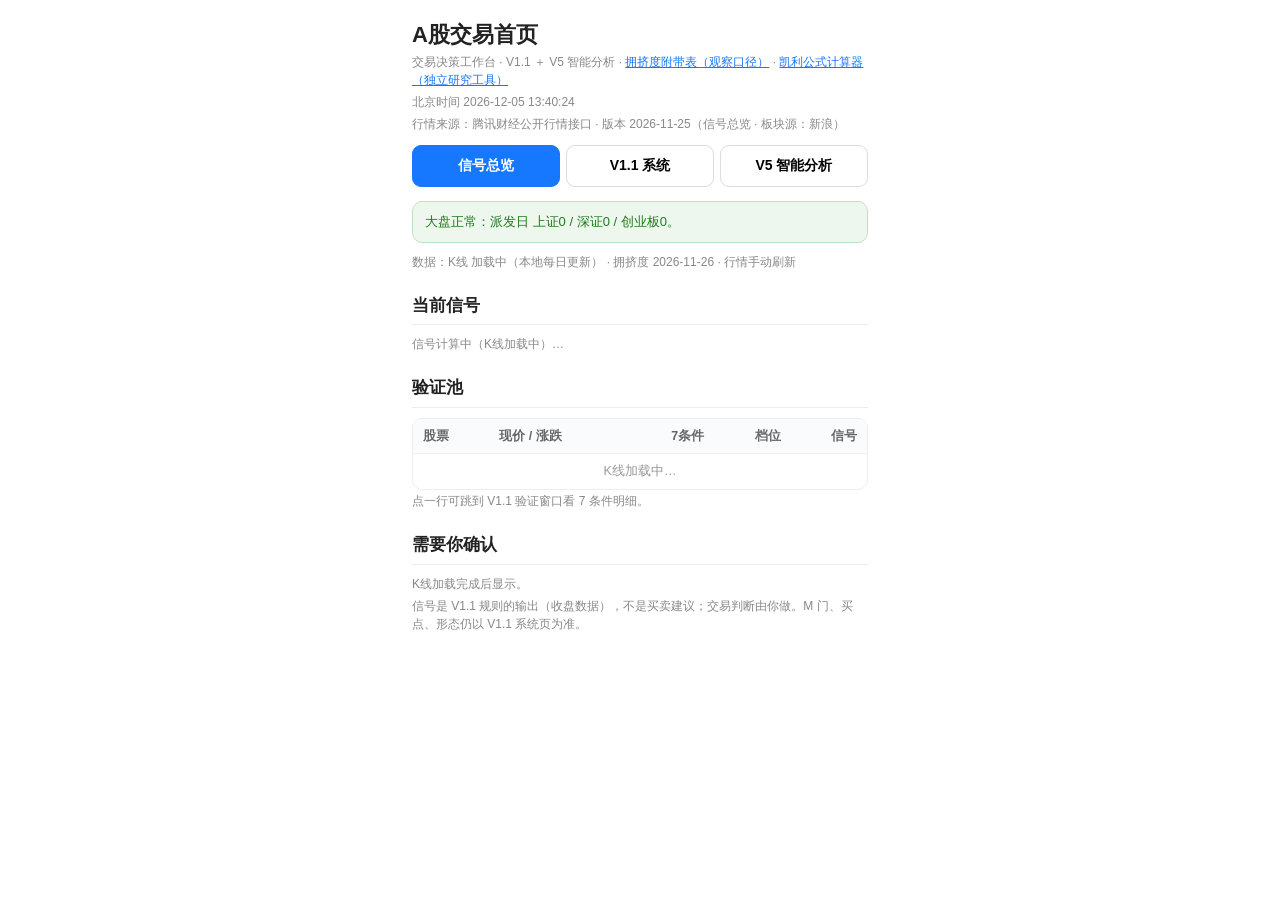
<file: index.html>
<!DOCTYPE html>
<html lang="zh-CN">
<head>
<meta charset="UTF-8">
<meta name="viewport" content="width=device-width, initial-scale=1.0, viewport-fit=cover">
<title>A股交易首页</title>
<link rel="manifest" href="manifest-app.json?v=20261104c">
<meta name="theme-color" content="#d32f2f">
<style>
  *{box-sizing:border-box;-webkit-tap-highlight-color:transparent}
  body{margin:0;background:#fff;color:#222;font-family:-apple-system,BlinkMacSystemFont,"PingFang SC","Hiragino Sans GB","Microsoft YaHei",sans-serif;font-size:14px;line-height:1.5}
  .wrap{max-width:480px;margin:0 auto;padding:12px 12px 48px}
  h1{font-size:22px;margin:6px 0 2px}
  h2{font-size:17px;margin:22px 0 10px;padding-bottom:6px;border-bottom:1px solid #eee}
  .caption{font-size:12px;color:#888;margin:2px 0 4px}
  .card{background:#f7f8fa;border-radius:12px;padding:10px 12px;margin-bottom:8px}
  .grid2{display:grid;grid-template-columns:1fr 1fr;gap:8px}
  .grid3{display:grid;grid-template-columns:1fr 1fr 1fr;gap:8px}
  .idx-name{font-size:13px;color:#555}
  .idx-price{font-size:20px;font-weight:700;margin:2px 0}
  .idx-pct{font-size:13px;font-weight:600}
  .up{color:#e04545}.down{color:#1a9e54}.flat{color:#999}
  .banner{border-radius:10px;padding:10px 12px;margin:10px 0;font-size:13px}
  .banner.attack{background:#eef7ee;border:1px solid #bfe3bf;color:#1e7a1e}
  .banner.careful{background:#fff8e8;border:1px solid #f0dcae;color:#8a6d1a}
  .banner.defend{background:#fdeaea;border:1px solid #f3b8b8;color:#b02a2a}
  button{font-size:15px}
  .btn{display:block;width:100%;min-height:44px;border:none;border-radius:11px;background:#1677ff;color:#fff;font-weight:600;cursor:pointer}
  .btn:disabled{background:#9cc0f5}
  .btn-ghost{background:#f0f2f5;color:#333}
  .table-wrap{overflow-x:auto;-webkit-overflow-scrolling:touch;border:1px solid #eee;border-radius:10px}
  table{border-collapse:collapse;width:100%;font-size:12.5px;white-space:nowrap}
  th,td{padding:8px 10px;text-align:right;border-bottom:1px solid #f0f0f0}
  th:first-child,td:first-child,th:nth-child(2),td:nth-child(2){text-align:left}
  th{background:#fafbfc;color:#666;font-weight:600;position:sticky;top:0}
  tr:last-child td{border-bottom:none}
  .field{margin-bottom:10px}
  .field label{display:block;font-size:13px;color:#555;margin-bottom:4px}
  .field input,.field select{width:100%;min-height:42px;border:1px solid #ddd;border-radius:9px;padding:8px 10px;font-size:15px;background:#fff}
  .seg{display:flex;gap:6px}
  .seg button{flex:1;min-height:42px;border:1px solid #ddd;border-radius:9px;background:#fff;font-size:14px;cursor:pointer}
  .seg button.on{background:#1677ff;border-color:#1677ff;color:#fff;font-weight:600}
  .mode-row{display:flex;gap:6px}
  .mode-row button{flex:1;min-height:42px;border:1px solid #ddd;border-radius:9px;background:#fff;font-size:14px;cursor:pointer}
  .mode-row button.on-attack{background:#1e7a1e;border-color:#1e7a1e;color:#fff;font-weight:600}
  .mode-row button.on-careful{background:#c8961a;border-color:#c8961a;color:#fff;font-weight:600}
  .mode-row button.on-defend{background:#b02a2a;border-color:#b02a2a;color:#fff;font-weight:600}
  .err{background:#fdeaea;border:1px solid #f3b8b8;color:#b02a2a;border-radius:10px;padding:10px 12px;font-size:13px;margin:10px 0;display:none}
  .metrics{display:grid;grid-template-columns:1fr 1fr 1fr;gap:8px;margin-top:10px}
  .metric{background:#f7f8fa;border-radius:10px;padding:10px 8px;text-align:center}
  .metric .k{font-size:12px;color:#777}
  .metric .v{font-size:17px;font-weight:700;margin-top:2px}
  ul.discipline{margin:6px 0;padding-left:20px;font-size:13.5px}
  ul.discipline li{margin-bottom:6px}
  .custom-row{display:flex;align-items:center;justify-content:space-between;gap:8px;padding:9px 4px;border-bottom:1px solid #f0f0f0;font-size:13.5px}
  .custom-row:last-child{border-bottom:none}
  .del{border:1px solid #f3b8b8;background:#fff;color:#b02a2a;border-radius:8px;min-height:34px;padding:4px 12px;font-size:13px;cursor:pointer}
  .note{font-size:12px;color:#999;margin-top:8px}
  details{margin-top:10px;border:1px solid #eee;border-radius:10px;padding:10px 12px}
  summary{font-size:14px;font-weight:600;cursor:pointer}
  /* V1.1 新增样式 */
  .badge{font-size:12px;padding:3px 10px;border-radius:9px;font-weight:700;white-space:nowrap}
  .badge.a{background:#eef7ee;color:#1e7a1e;border:1px solid #bfe3bf}
  .badge.b{background:#fff8e8;color:#8a6d1a;border:1px solid #f0dcae}
  .badge.c{background:#f4f6f8;color:#888;border:1px solid #e2e6ea}
  /* 信号总览 */
  .sig-row{display:flex;gap:8px;align-items:flex-start;padding:9px 2px;border-bottom:1px solid #f0f0f0;font-size:14px;line-height:1.5}
  .sig-row:last-child{border-bottom:none}
  .sig-dot{flex:none;width:8px;height:8px;border-radius:50%;margin-top:7px}
  .sig-dot.g{background:#1e7a1e}.sig-dot.a{background:#d99a00}.sig-dot.r{background:#b02a2a}.sig-dot.n{background:#bbb}
  .sig-tag{flex:none;font-size:11px;padding:2px 7px;border-radius:8px;background:#f4f6f8;color:#666;border:1px solid #e2e6ea;white-space:nowrap}
  .sig-new{flex:none;font-size:11px;padding:2px 7px;border-radius:8px;background:#fdeaea;color:#b02a2a;border:1px solid #f3b8b8;font-weight:700}
  .sig-pill{display:inline-block;font-size:11px;padding:2px 8px;border-radius:9px;border:1px solid #e2e6ea;background:#f4f6f8;color:#555;white-space:nowrap;margin:1px 2px 1px 0}
  .sig-pill.g{background:#eef7ee;color:#1e7a1e;border-color:#bfe3bf}
  .sig-pill.a{background:#fff8e8;color:#8a6d1a;border-color:#f0dcae}
  .sig-pill.r{background:#fdeaea;color:#b02a2a;border-color:#f3b8b8}
  .sig-poolrow{cursor:pointer}
  .chk{display:flex;gap:10px;align-items:flex-start;padding:9px 2px;border-bottom:1px solid #f5f5f5;font-size:13px}
  .chk:last-child{border-bottom:none}
  .chk input{width:22px;height:22px;margin:1px 0 0;flex:none}
  .pool-head{display:flex;justify-content:space-between;align-items:center;gap:8px}
  .pool-name{font-size:15px;font-weight:700}
  .pool-code{font-size:12px;color:#888}
  .pool-quote{font-size:12.5px;color:#555;margin-top:4px}
  .limits{background:#f7f8fa;border-radius:10px;padding:10px 12px;font-size:12.5px;color:#555;margin-top:10px}
  .limits div{margin-bottom:4px}
  .trade{border:1px solid #eee;border-radius:12px;padding:10px 12px;margin-bottom:8px;font-size:13px}
  .trade .t-head{display:flex;justify-content:space-between;align-items:center;gap:8px;margin-bottom:6px}
  .trade .t-note{font-size:12px;color:#888;margin-top:6px}
  .switch-row{display:flex;align-items:center;gap:10px;padding:9px 2px;font-size:13.5px}
  .switch-row input{width:22px;height:22px}
/* ---------- V5 智能分析 ---------- */
.v5tag{display:inline-block;font-size:11px;background:#eef2ff;color:#3b5bdb;border:1px solid #c9d6ff;border-radius:6px;padding:1px 7px;margin-left:6px;vertical-align:2px}
#tabBar{margin:12px 0 4px}
#tabBar button{font-weight:600}
.v5h3{font-size:15px;margin:16px 0 8px}
.v5kv{display:flex;justify-content:space-between;font-size:13px;padding:5px 0;border-bottom:1px solid #f0f0f0}
.v5kv .k{color:#666}
.v5kv .v{font-weight:600}
.progress{height:8px;background:#eef0f3;border-radius:6px;overflow:hidden;margin:10px 0}
.progress>div{height:100%;width:0;background:#1677ff;border-radius:6px;transition:width .2s}
canvas.v5chart{width:100%;height:150px;border:1px solid #eee;border-radius:10px;margin-top:8px}
textarea.v5ta{width:100%;min-height:70px;border:1px solid #ddd;border-radius:9px;padding:8px 10px;font-size:15px}
.v5grid2{display:grid;grid-template-columns:1fr 1fr;gap:8px}
.v5warn{background:#fff8e8;border:1px solid #f0dcae;color:#8a6d1a;border-radius:10px;padding:10px 12px;margin:10px 0;font-size:13px}
.v5kv .ok{color:#1e7a1e}
.v5kv .no{color:#b02a2a}
.v5kv .na{color:#999}

</style>
</head>
<body>
<!-- V1.1 -->
<div class="wrap">

  <h1>A股交易首页</h1>
  <div class="caption">交易决策工作台 · V1.1 ＋ V5 智能分析 · <a href="crowding.html" style="color:#1677ff">拥挤度附带表（观察口径）</a> · <a href="kelly.html" style="color:#1677ff">凯利公式计算器（独立研究工具）</a></div>
  <div class="caption" id="bjTime"></div>
  <div class="caption">行情来源：腾讯财经公开行情接口 · 版本 2026-11-25（信号总览 · 板块源：新浪）</div>
  <div class="seg" id="tabBar">
    <button data-tab="sig" class="on">信号总览</button>
    <button data-tab="v11">V1.1 系统</button>
    <button data-tab="v5">V5 智能分析</button>
  </div>
  <div id="tabSig">
    <div class="banner careful" id="sigMkt" style="margin-top:14px">大盘状态加载中…</div>
    <div class="caption" id="sigDataLine">数据加载中…</div>
    <h2>当前信号</h2>
    <div id="sigFeed"><div class="caption">信号计算中…</div></div>
    <h2>验证池</h2>
    <div class="table-wrap"><table>
      <thead><tr><th>股票</th><th>现价 / 涨跌</th><th>7条件</th><th>档位</th><th>信号</th></tr></thead>
      <tbody id="sigPoolBody"><tr><td colspan="5" style="text-align:center;color:#999">加载中…</td></tr></tbody>
    </table></div>
    <div class="caption">点一行可跳到 V1.1 验证窗口看 7 条件明细。</div>
    <h2>需要你确认</h2>
    <div id="sigTodo"><div class="caption">加载中…</div></div>
    <div class="caption">信号是 V1.1 规则的输出（收盘数据），不是买卖建议；交易判断由你做。M 门、买点、形态仍以 V1.1 系统页为准。</div>
  </div>
  <div id="tabV11" style="display:none">

  <div class="err" id="quoteError"></div>

  <div class="field" style="margin-top:14px">
    <button class="btn" id="refreshBtn">刷新行情</button>
    <div class="caption" style="margin-top:6px">行情刷新为手动触发，避免频繁请求</div>
    <div class="caption" id="quoteTime">行情更新时间：尚未成功获取（手动刷新）</div>
  </div>

  <h2>大盘指数</h2>
  <div class="grid2" id="indexGrid"></div>

  <h2>M 门状态</h2>
  <div class="banner attack" id="mgateBanner"></div>
  <div class="grid3">
    <div class="field"><label>上证派发日</label><input id="mg0" type="number" min="0" max="10" step="1" inputmode="numeric"></div>
    <div class="field"><label>深证派发日</label><input id="mg1" type="number" min="0" max="10" step="1" inputmode="numeric"></div>
    <div class="field"><label>创业板派发日</label><input id="mg2" type="number" min="0" max="10" step="1" inputmode="numeric"></div>
  </div>
  <label class="switch-row"><input type="checkbox" id="mgFollow"> 跟进日已确认</label>
  <button class="btn btn-ghost" id="mgAutoBtn" style="margin-top:8px">自动计算派发日（上证 / 深证 / 创业板近 25 日）</button>
  <div class="caption">自动按"放量（量高于前日）下跌超 0.2%"计数，结果仍可手动修改；跟进日需人工确认。</div>
  <div class="caption">派发日 = 指数放量（量高于前日）下跌超 0.2%，近 4–5 周计数。任一指数 ≥3 即走弱，停新仓。</div>

  <div class="banner careful" id="modeBanner"></div>

  <div class="field">
    <label>市场状态（人工判断）</label>
    <div class="mode-row" id="modeRow">
      <button data-m="进攻">进攻</button>
      <button data-m="谨慎">谨慎</button>
      <button data-m="防守">防守</button>
    </div>
  </div>

  <h2>验证窗口（V1.1）</h2>
  <div class="field"><label>股票代码（6位）</label><input id="vwCode" inputmode="numeric" maxlength="6" placeholder="例如：688017"></div>
  <div class="field"><label>买点（元，形态上沿，人工标定）</label><input id="vwBuy" inputmode="decimal" placeholder="例如 62.50"></div>
  <button class="btn btn-ghost" id="vwBtn">验证</button>
  <div class="caption" id="klineStatus">K 线：未加载</div>
  <button class="btn btn-ghost" id="klineRetryBtn" style="margin-top:6px">重拉 K 线数据</button>
  <div class="card" id="vwCard" style="display:none;margin-top:10px">
    <div class="pool-head"><div><span class="pool-name" id="vwName">—</span> <span class="pool-code" id="vwCodeShow">—</span></div>
    <span class="badge c" id="vwBadge">C 档·无信号</span></div>
    <div class="pool-quote" id="vwQuote">现价 — · 涨跌幅 —</div>
    <div id="vwRows" style="margin-top:8px"></div>
    <label class="chk"><input type="checkbox" id="vwShape"><span>5、形态收紧（底部 ≥7–8 周）— 人工确认</span></label>
    <div class="caption">买点与形态需人工确认；其余 6 项自动计算（K 线：8 只验证池来自本地每日更新，其他股票走新浪实时接口前复权口径，仅供参考，正式信号以收盘后扫描为准）。放量取规则 40%–50% 区间下限（量比 ≥1.4x）。基本面引用 2026-11-04 正式核查结论，不在核查名单内的按"未核查"处理、不发 A 档。若期间有除权除息，买点请按前复权因子手动调整。</div>
  </div>
  <div class="caption">基本面未正式核查的一律按 B 档处理，不发 A 档。本页为规则核对，不是买卖建议，不预测价格。</div>
  <div class="caption">每日 16:16 扫描仍覆盖原 8 只验证池股票（系统扫描范围不变）：拓普集团 601689、恒立液压 601100、浙江荣泰 603119、绿的谐波 688017、瑞芯微 603893、乐鑫科技 688018、晶晨股份 688099、芯原股份 688521。</div>

  <h2>重点观察股</h2>
  <div class="caption">预置机器人、AI硬件、半导体设备及光模块观察池；可在下方增删代码。</div>
  <div class="table-wrap">
    <table>
      <thead><tr><th>股票</th><th>代码</th><th>现价</th><th>涨跌幅%</th><th>今高</th><th>今低</th><th>成交额(万元)</th></tr></thead>
      <tbody id="watchBody"></tbody>
    </table>
  </div>

  <details>
    <summary>添加自选股票</summary>
    <div class="field" style="margin-top:10px"><label>名称</label><input id="customName" placeholder="例如：贵州茅台"></div>
    <div class="field"><label>代码（6位）</label><input id="customCode" inputmode="numeric" placeholder="例如：600519"></div>
    <button class="btn btn-ghost" id="addCustomBtn">添加到自选列表</button>
    <div class="caption">自选保存在本机浏览器（localStorage），换设备需重新添加。</div>
    <div id="customList" style="margin-top:8px"></div>
    <div class="table-wrap" id="customTableWrap" style="margin-top:8px;display:none">
      <table>
        <thead><tr><th>股票</th><th>代码</th><th>现价</th><th>涨跌幅%</th><th>成交额(万元)</th></tr></thead>
        <tbody id="customBody"></tbody>
      </table>
    </div>
  </details>

  <h2>仓位计算（V1.1）</h2>
  <div class="field"><label>验证仓权益（元）</label><input id="veq" type="number" min="1000" value="100000" step="10000"></div>
  <div class="field"><label>单笔风险预算</label>
    <div class="seg" id="v11RiskSeg">
      <button data-r="1.0" class="on">1.0%</button>
      <button data-r="1.25">1.25%</button>
      <button data-r="1.5">1.5%</button>
    </div>
  </div>
  <div class="field"><label>计划买入价</label><input id="vbuy" type="number" min="0.01" value="100" step="0.1"></div>
  <div class="field"><label>止损价（默认买入价下方 7.5%，可改）</label><input id="vsl" type="number" min="0.01" value="92.5" step="0.1"></div>
  <div class="field"><label>每手股数</label><input id="vlot" type="number" min="1" value="100" step="100"></div>
  <div class="err" id="posError2" style="display:none"></div>
  <div class="metrics" id="posMetrics2" style="display:none">
    <div class="metric"><div class="k">风险金额</div><div class="v" id="mRisk2"></div></div>
    <div class="metric"><div class="k">建议股数</div><div class="v" id="mShares2"></div></div>
    <div class="metric"><div class="k">仓位占比</div><div class="v" id="mPos2"></div></div>
  </div>
  <div id="posWarn2" style="margin-top:8px"></div>
  <div class="limits">
    <div>单只 ≤ 30% 验证仓</div>
    <div>总持仓 ≤ 70% 验证仓</div>
    <div>同行业 / 同主题 ≤ 40%（60 日相关 &gt;0.8 按一只算）</div>
  </div>

  <h2>20 笔验证记账</h2>
  <div class="banner careful" id="tradeSummary">已平仓 0/20</div>
  <div class="err" id="hardStopWarn" style="display:none">触及硬暂停线：连续 5 笔止损，停新仓复盘。</div>
  <div class="banner defend" id="hardPauseBanner" style="display:none;margin-top:8px">硬暂停线已触发（手动标记），停新仓复盘。</div>
  <label class="chk"><input type="checkbox" id="hardPauseManual"><span>手动标记硬暂停（验证仓回撤 20% / 止损无法执行且单笔浮亏超 5% / 连续违反同一规则 3 次）</span></label>
  <div class="field"><label>日期</label><input id="trDate" type="date"></div>
  <div class="field"><label>股票</label><select id="trStock"></select></div>
  <div class="field" id="trManualWrap" style="display:none"><label>手动输入股票（名称）</label><input id="trStockManual" placeholder="例如：贵州茅台 600519"></div>
  <div class="grid2">
    <div class="field"><label>买入价</label><input id="trBuy" type="number" min="0.01" step="0.01" inputmode="decimal"></div>
    <div class="field"><label>股数</label><input id="trShares" type="number" min="1" step="1" inputmode="numeric"></div>
    <div class="field"><label>买点</label><input id="trBuyPoint" type="number" min="0.01" step="0.01" inputmode="decimal"></div>
    <div class="field"><label>止损价</label><input id="trStop" type="number" min="0.01" step="0.01" inputmode="decimal"></div>
  </div>
  <div class="field"><label>卖出价（空 = 持仓中）</label><input id="trSell" type="number" min="0.01" step="0.01" inputmode="decimal"></div>
  <div class="field"><label>备注（如下单理由 / override 标注）</label><input id="trNote" placeholder="否决后 override 交易等"></div>
  <button class="btn btn-ghost" id="addTradeBtn">记入一笔</button>
  <div id="tradeList" style="margin-top:10px"></div>

  <h2>今日执行纪律</h2>
  <ul class="discipline">
    <li><b>市场弱、板块弱：不交易或降风险。</b></li>
    <li>只做强行业中的领先股，不买跟风补涨。</li>
    <li>突破需量价确认；价格离买点太远不追。</li>
    <li>先确定止损，再计算仓位；亏损不摊平。</li>
    <li>行情是快照，不代表信号；最终下单前核验券商行情。</li>
    <li><b>V1.1：基本面未正式核查的，一律按 B 档处理，不发 A 档。</b></li>
    <li><b>V1.1：验证期内不改任何阈值、档位与规则（包括以"贝叶斯更新"之名）。</b></li>
    <li><b>V1.1：否决后仍要交易，须在记账中单独标注 override。</b></li>
  </ul>

  <div class="caption" style="margin-top:18px">V1.1 · 公开行情接口 · 行情可能延迟/不可用 · 不自动交易 · 不给买卖建议</div>
</div>
  <div id="tabV5" style="display:none">
<h2>V5 智能分析<span class="v5tag">研究参考</span></h2>
<div class="v5warn">这是 ChatGPT V5 通用分析原型的手机版，仅作研究参考。<b>它不是 V1.1 系统</b>：技术评分、"进入候选"等结论文字不是买卖信号；V1.1 的 7 条件人工核对、M 门、A 档基本面门槛不变。财务由东方财富数据中心自动拉取最新报告期数据填充（可手动修改）；扣非同比不在该接口内，V1.1 正式核查仍以巨潮公告为准。市场环境为均线口径，非 V1.1 M 门（派发日计数）。</div>

<div class="seg" id="v5ModeSeg">
  <button data-v5m="single" class="on">单只股票</button>
  <button data-v5m="sector">板块筛选</button>
  <button data-v5m="compare">多股比较</button>
</div>

<!-- 单只股票 -->
<div id="v5mSingle">
  <div class="field" style="margin-top:10px"><label>股票代码（6 位）</label><input id="v5Code" inputmode="numeric" maxlength="6" value="603893"></div>
  <button class="btn" id="v5AnalyzeBtn">开始智能分析</button>
  <div class="err" id="v5Err" style="display:none"></div>
  <div id="v5SingleOut" style="display:none">
    <div class="v5h3" id="v5Title"></div>
    <div class="caption" id="v5Cap"></div>
    <div class="metrics">
      <div class="metric"><div class="k">最新价</div><div class="v" id="v5Price">—</div></div>
      <div class="metric"><div class="k">涨跌幅</div><div class="v" id="v5Pct">—</div></div>
      <div class="metric"><div class="k">市场环境</div><div class="v" id="v5Mkt">—</div></div>
      <div class="metric"><div class="k">技术评分</div><div class="v" id="v5Score">—</div></div>
    </div>
    <div class="v5h3">1｜财务增长（自动拉取最新报告期，可手动修改）</div>
    <div class="v5grid2">
      <div class="field"><label>营收同比 %</label><input id="v5fRev" type="number" step="0.01" inputmode="decimal" placeholder="如 25.5"></div>
      <div class="field"><label>净利润同比 %（归母）</label><input id="v5fProf" type="number" step="0.01" inputmode="decimal" placeholder="如 30.2"></div>
      <div class="field"><label>ROE %</label><input id="v5fRoe" type="number" step="0.01" inputmode="decimal"></div>
      <div class="field"><label>EPS（元）</label><input id="v5fEps" type="number" step="0.001" inputmode="decimal"></div>
      <div class="field"><label>每股经营现金流（元）</label><input id="v5fOcf" type="number" step="0.01" inputmode="decimal"></div>
    </div>
    <div class="caption">财务可用性 <span id="v5FinAvail">0</span>/5；缺失不计分、不当零。N（新产品/催化）、I（机构持仓变化）需结合公告人工核验。</div>
    <div class="caption" id="v5FinSrc"></div>
    <div class="caption" id="v5CaLine" style="display:none"></div>
    <div class="v5h3">2｜趋势与突破</div>
    <div class="metrics">
      <div class="metric"><div class="k">MA20</div><div class="v" id="v5ma20">—</div></div>
      <div class="metric"><div class="k">MA50</div><div class="v" id="v5ma50">—</div></div>
      <div class="metric"><div class="k">MA200</div><div class="v" id="v5ma200">—</div></div>
      <div class="metric"><div class="k">50 日量比</div><div class="v" id="v5volr">—</div></div>
    </div>
    <div id="v5TechKv" style="margin-top:8px"></div>
    <canvas class="v5chart" id="v5Chart"></canvas>
    <div class="v5h3">3｜交易计划与风险（参考）</div>
    <div class="field"><label>账户资金（元）</label><input id="v5Cap2" type="number" min="1000" value="100000" step="10000"></div>
    <div class="field"><label>单笔风险预算</label>
      <div class="seg" id="v5RiskSeg">
        <button data-r="1.0" class="on">1.0%</button><button data-r="1.25">1.25%</button><button data-r="1.5">1.5%</button>
      </div>
    </div>
    <div class="field"><label>目标风险收益比</label>
      <div class="seg" id="v5RrSeg">
        <button data-rr="1.5">1.5</button><button data-rr="2.0" class="on">2.0</button><button data-rr="2.5">2.5</button><button data-rr="3.0">3.0</button>
      </div>
    </div>
    <div class="metrics">
      <div class="metric"><div class="k">参考止损</div><div class="v" id="v5Stop">—</div></div>
      <div class="metric"><div class="k" id="v5TgtK">2.0R 目标</div><div class="v" id="v5Tgt">—</div></div>
      <div class="metric"><div class="k">风险预算</div><div class="v" id="v5RiskCash">—</div></div>
      <div class="metric"><div class="k">风险仓位股数</div><div class="v" id="v5Shares">—</div></div>
    </div>
    <div class="caption">参考价位是规则计算结果，不是买入指令。参考止损取现价×0.925（V1.1 硬止损 7–8%，此处取 7.5%）；20 日最低仅作参考，不决定止损。若止损结构不合理，应放弃交易而非扩大风险。</div>
    <div class="v5h3">4｜系统结论（规则化，非预测）</div>
    <div class="banner careful" id="v5Verdict"></div>
  </div>
</div>

<!-- 板块筛选 -->
<div id="v5mSector" style="display:none">
  <div class="field" style="margin-top:10px"><label>选择概念板块（新浪概念板块）</label><input id="v5BoardFilter" type="text" placeholder="输入关键词筛选，如：机器人、电池、航天" autocomplete="off"><select id="v5Industry" style="margin-top:6px"><option>加载中…</option></select></div>
  <div class="field"><label>扫描数量（按成交额优先，10–60）</label><input id="v5TopN" type="number" value="30" min="10" max="60" inputmode="numeric"></div>
  <button class="btn" id="v5ScanBtn">扫描概念板块强势股</button>
  <div class="progress" id="v5ProgWrap" style="display:none"><div id="v5Prog"></div></div>
  <div class="err" id="v5SectorErr" style="display:none"></div>
  <div class="table-wrap" style="margin-top:8px"><table>
    <thead><tr><th>代码</th><th>名称</th><th>技术评分</th><th>Stage2</th><th>55日突破</th><th>近高位</th><th>50日量比</th><th>60日收益%</th><th>最新价</th></tr></thead>
    <tbody id="v5SectorBody"><tr><td colspan="9" style="text-align:center;color:#999">尚未扫描</td></tr></tbody>
  </table></div>
  <button class="btn btn-ghost" id="v5CsvBtn" style="display:none;margin-top:8px">下载扫描结果 CSV</button>
  <div class="caption">按成交额抽取前 N 只，非全板块全量排名；技术评分 = Stage2 25 + 20日突破 10 + 55日突破 10 + 近250日高点 15 + 60日收益 15 + 120日收益 10 + 50日量比 15，非收益预测；财务/产业链需对候选逐只做单股分析。</div>
</div>

<!-- 多股比较 -->
<div id="v5mCompare" style="display:none">
  <div class="field" style="margin-top:10px"><label>股票代码（逗号 / 换行分隔）</label><textarea class="v5ta" id="v5Codes">603893,688256,300308</textarea></div>
  <button class="btn" id="v5CmpBtn">比较股票</button>
  <div class="err" id="v5CmpErr" style="display:none"></div>
  <div class="table-wrap" style="margin-top:8px"><table>
    <thead><tr><th>代码</th><th>名称</th><th>技术评分</th><th>Stage2</th><th>55日突破</th><th>50日量比</th><th>60日收益%</th><th>最新价</th></tr></thead>
    <tbody id="v5CmpBody"><tr><td colspan="8" style="text-align:center;color:#999">尚未比较</td></tr></tbody>
  </table></div>
  <button class="btn btn-ghost" id="v5CmpCsvBtn" style="display:none;margin-top:8px">下载比较结果 CSV</button>
</div>

<div class="caption" style="margin-top:18px">V5 · 数据源：腾讯 / 新浪 / 东方财富公开接口；财务：东方财富数据中心（最新报告期） · K 线为新浪前复权口径 · 仅研究参考，不构成投资建议，不自动下单</div>

  </div>

<script>
(function(){
"use strict";
var DASH = "—";

/* ---------- 数据：指数与观察池（与 app.py 一致） ---------- */
var INDEXES = [["上证指数","sh000001"],["深证成指","sz399001"],["创业板指","sz399006"],["科创50","sh000688"]];
var DEFAULT_WATCH = [
  ["中际旭创","300308"],["新易盛","300502"],["天孚通信","300394"],
  ["北方华创","002371"],["中微公司","688012"],["拓荆科技","688072"],
  ["瑞芯微","603893"],["全志科技","300458"],["恒玄科技","688608"],
  ["拓普集团","601689"],["三花智控","002050"],["绿的谐波","688017"],
  ["宁德时代","300750"],["阳光电源","300274"],["比亚迪","002594"],
  ["牧原股份","002714"]
];
/* ---------- V1.1：8 只验证池 ---------- */
var V11_POOL = [
  ["拓普集团","601689"],["恒立液压","601100"],["浙江荣泰","603119"],["绿的谐波","688017"],
  ["瑞芯微","603893"],["乐鑫科技","688018"],["晶晨股份","688099"],["芯原股份","688521"]
];
/* CONDS 已替换为 6 自动 + 1 人工核对（见下方验证池 A 档检查） */

/* ---------- market_code（与 app.py 一致） ---------- */
function marketCode(code){
  code = String(code).trim().toLowerCase();
  if(code.indexOf("sh")===0 || code.indexOf("sz")===0 || code.indexOf("bj")===0) return code;
  if(/^[659]/.test(code)) return "sh"+code;
  if(/^[48]/.test(code)) return "bj"+code;
  return "sz"+code;
}

/* ---------- 工具 ---------- */
function $(id){ return document.getElementById(id); }
function fmt2(v){ return v==null ? DASH : v.toFixed(2); }
function fmtPct(v){ return v==null ? DASH : (v>=0?"+":"")+v.toFixed(2)+"%"; }
function fmtInt(v){ return v==null ? DASH : Math.round(v).toLocaleString("en-US"); }
function money(v){ return v==null ? DASH : "¥"+Math.round(v).toLocaleString("en-US"); }
function cls(v){ return v==null ? "flat" : (v>0 ? "up" : (v<0 ? "down" : "flat")); }
function esc(s){ return String(s==null?"":s).replace(/&/g,"&amp;").replace(/</g,"&lt;").replace(/>/g,"&gt;").replace(/"/g,"&quot;"); }
function bjNow(){
  return new Intl.DateTimeFormat("zh-CN",{timeZone:"Asia/Shanghai",year:"numeric",month:"2-digit",day:"2-digit",hour:"2-digit",minute:"2-digit",second:"2-digit",hour12:false}).format(new Date()).replace(/\//g,"-");
}
function bjHM(){
  return new Intl.DateTimeFormat("zh-CN",{timeZone:"Asia/Shanghai",hour:"2-digit",minute:"2-digit",second:"2-digit",hour12:false}).format(new Date());
}
function bjDate(){
  var g = {};
  new Intl.DateTimeFormat("zh-CN",{timeZone:"Asia/Shanghai",year:"numeric",month:"2-digit",day:"2-digit"}).formatToParts(new Date()).forEach(function(x){ g[x.type]=x.value; });
  return g.year+"-"+g.month+"-"+g.day;
}

/* ---------- 行情获取：动态 script 标签（JSONP 方式，绕过 CORS） ---------- */
function fetchQuotes(codes, cb){
  var mapped = codes.map(marketCode);
  var s = document.createElement("script");
  s.charset = "gbk";
  var done = false;
  function finish(err, out){
    if(done) return; done = true;
    clearTimeout(timer);
    if(s.parentNode) s.parentNode.removeChild(s);
    cb(err, out);
  }
  var timer = setTimeout(function(){ finish(new Error("请求超时（12秒），可能是网络或上游接口不可用")); }, 12000);
  s.onload = function(){
    var out = {};
    for(var i=0;i<mapped.length;i++){
      var mc = mapped[i], key = "v_"+mc;
      try{
        var raw = window[key];
        try{ delete window[key]; }catch(e){ window[key] = undefined; }
        if(typeof raw !== "string") continue;
        var f = raw.split("~");
        if(f.length < 33) continue;              /* 与 app.py 一致：字段不足则跳过 */
        var num = function(idx){
          if(idx >= f.length || f[idx]==="" || f[idx]==null) return null;
          var v = parseFloat(f[idx]);
          return isNaN(v) ? null : v;
        };
        out[mc] = {
          name: f[1], code: f[2],
          price: num(3), prev: num(4), open: num(5),
          change: num(31), pct: num(32),
          high: num(33), low: num(34),
          volume: num(36), amount_wan: num(37), turnover: num(38),
          time: f[30] || ""
        };
      }catch(e){ /* 单只解析失败不影响其他 */ }
    }
    finish(null, out);
  };
  s.onerror = function(){ finish(new Error("网络请求失败，可能是网络或上游接口不可用")); };
  s.src = "https://qt.gtimg.cn/q=" + mapped.join(",");
  document.head.appendChild(s);
}

/* ---------- 状态 ---------- */
var quotes = {};
function getQ(code){ return quotes[marketCode(code)] || {}; }

/* ---------- 渲染：指数卡 ---------- */
function renderIndexes(){
  var html = "";
  INDEXES.forEach(function(it){
    var q = getQ(it[1]);
    html += '<div class="card"><div class="idx-name">'+it[0]+'</div>'
      + '<div class="idx-price '+cls(q.pct)+'">'+fmt2(q.price)+'</div>'
      + '<div class="idx-pct '+cls(q.pct)+'">'+fmtPct(q.pct)+'</div></div>';
  });
  $("indexGrid").innerHTML = html;
}

/* ---------- V1.1：M 门 ---------- */
var LS_MGATE = "v11_mgate";
function loadMgate(){
  try{
    var v = JSON.parse(localStorage.getItem(LS_MGATE)||"null");
    if(v && Array.isArray(v.dist) && v.dist.length===3) return v;
  }catch(e){}
  return {dist:[0,0,0], follow:false};
}
function saveMgate(v){ try{ localStorage.setItem(LS_MGATE, JSON.stringify(v)); }catch(e){} }
function renderMgate(){
  var v = loadMgate(), b = $("mgateBanner");
  var weak = v.dist.some(function(d){ return (+d)>=3; });
  if(weak){
    b.className = "banner defend";
    b.textContent = "大盘走弱：近 4–5 周派发日 ≥3，停新仓。";
  }else if(v.follow){
    b.className = "banner careful";
    b.textContent = "跟进日已确认：可少量买入（仓位减半，止损仍 7%–8%）。";
  }else{
    b.className = "banner attack";
    b.textContent = "大盘门正常：可按规则执行。";
  }
}
function mgateInput(){
  var v = {dist:[0,0,0], follow:$("mgFollow").checked};
  for(var i=0;i<3;i++){
    var n = parseInt($("mg"+i).value, 10);
    v.dist[i] = isNaN(n) ? 0 : Math.max(0, Math.min(10, n));
  }
  saveMgate(v); renderMgate(); vwRenderRows(); renderSignals();
  try{ if(typeof calcPosV11==="function") calcPosV11(); }catch(e){}
}
function initMgate(){
  var v = loadMgate();
  for(var i=0;i<3;i++){ $("mg"+i).value = v.dist[i]; }
  $("mgFollow").checked = !!v.follow;
  ["mg0","mg1","mg2"].forEach(function(id){ $(id).addEventListener("input", mgateInput); });
  $("mgFollow").addEventListener("change", mgateInput);
  renderMgate();
}

/* ---------- V1.1：验证池 A 档检查（6 自动 + 1 人工） ---------- */
var LS_PCHECK = "v11_pool_checks";
function loadPChecks(){
  try{
    var v = JSON.parse(localStorage.getItem(LS_PCHECK)||"{}");
    if(v && typeof v==="object") return v;
  }catch(e){}
  return {};
}
function savePChecks(v){ try{ localStorage.setItem(LS_PCHECK, JSON.stringify(v)); }catch(e){} }
function checkOf(code){
  var all = loadPChecks();
  var c = all[code] || {buy:"", shape:false};
  return {buy: c.buy||"", shape: !!c.shape};
}
/* 基本面正式核查结论（与每日扫描 cron 同源引用） */
var FUND_DATE = "2026-11-04";
var FUND_VERDICT = {"601689":0,"601100":1,"603119":0,"688017":1,"603893":1,"688018":1,"688099":1,"688521":0};

/* ---------- 新浪 K 线（JSONP，前复权口径） ---------- */
var klines = {};
var klineErr = {};
var indexKlines = {};
var KLINE_SRC = "", KLINE_DATE = "";
function sinaSym(code){
  var c = String(code).charAt(0);
  if(c==="6"||c==="5"||c==="9") return "sh"+code;
  if(c==="4"||c==="8") return "bj"+code;
  return "sz"+code;
}
function sinaKlineP(symbol, datalen){
  return new Promise(function(resolve,reject){
    var name="v11k"+Date.now()+""+Math.floor(Math.random()*1e6);
    var done=false;
    var timer=setTimeout(function(){cleanup();reject(new Error("timeout"));},25000);
    function cleanup(){done=true;clearTimeout(timer);var s=document.getElementById(name);if(s)s.remove();try{delete window[name];}catch(e){window[name]=undefined;}}
    window[name]=function(d){if(done)return;cleanup();resolve((d&&d.result&&d.result.data)||[]);};
    var s=document.createElement("script");
    s.id=name;s.async=true;
    s.onerror=function(){if(done)return;cleanup();reject(new Error("neterr"));};
    s.src="https://quotes.sina.cn/cn/api/openapi.php/CN_MarketDataService.getKLineData?symbol="+symbol+"&scale=240&ma=no&datalen="+(datalen||350)+"&callback="+name;
    document.head.appendChild(s);
  });
}
function kmean(a){ var s=0; for(var i=0;i<a.length;i++) s+=a[i]; return a.length ? s/a.length : NaN; }

/* ---------- 6 项自动核对（顺序对应条件 1,2,3,4,6,7） ---------- */
function mgateCheck(){
  var mg = loadMgate();
  var weak = mg.dist.some(function(d){ return (+d)>=3; });
  return {ok:(!weak||!!mg.follow), label:"2、大盘门", text: weak ? (!!mg.follow?"走弱，但跟进日已确认":"走弱，停新仓") : "正常"};
}
function fundCheck(code){
  var fv = FUND_VERDICT[code];
  if(fv===1) return {ok:true, label:"4、基本面", text:"已核查通过（"+FUND_DATE+"）"};
  if(fv===0) return {ok:false, label:"4、基本面", text:"未通过（"+FUND_DATE+"）"};
  return {ok:false, label:"4、基本面", text:"未核查（不在 "+FUND_DATE+" 核查名单），不发 A 档"};
}
function autoChecks(code, buy){
  var c2 = mgateCheck(), c4 = fundCheck(code);
  var rows = klines[code];
  if(!rows || rows.length < 60){
    var why = klineErr[code] ? "K线加载失败" : "K线加载中…";
    return [
      {ok:null,label:"1、收盘站上买点",text:why},
      c2,
      {ok:null,label:"3、L 位置",text:why},
      c4,
      {ok:null,label:"6、放量",text:why},
      {ok:null,label:"7、未偏晚",text:why}
    ];
  }
  var n = rows.length, out = [];
  var close = rows.map(function(r){return parseFloat(r.close);});
  var high = rows.map(function(r){return parseFloat(r.high);});
  var vol = rows.map(function(r){return parseFloat(r.volume);});
  var lastC = close[n-1];
  /* 1 收盘站上买点 */
  if(!(buy>0)) out.push({ok:null,label:"1、收盘站上买点",text:"未填买点"});
  else out.push({ok:lastC>buy, label:"1、收盘站上买点", text:"收盘 "+lastC.toFixed(2)+(lastC>buy?" ＞ ":" ≤ ")+buy.toFixed(2)});
  out.push(c2);
  /* 3 L：收盘距 52 周高点；>30% 且 6 个月收益为负 = 落后区（§九） */
  var h52 = Math.max.apply(null, high.slice(Math.max(0,n-250)));
  var d52 = (h52-lastC)/h52;
  var ret6m = n>126 ? lastC/close[n-126]-1 : NaN;
  var lag = d52>0.30 && !(ret6m>=0);
  var zone = d52<=0.15 ? "" : (lag ? "（落后区）" : "（未确认）");
  out.push({ok:d52<=0.15, label:"3、L 位置", text:"距52周高点 "+(d52*100).toFixed(1)+"%"+zone});
  out.push(c4);
  /* 6 放量：近 60 日首个突破日的量比 */
  if(!(buy>0)) out.push({ok:null,label:"6、放量",text:"未填买点"});
  else{
    var bi=-1;
    for(var i=n-1; i>=Math.max(1,n-60); i--){ if(close[i]>buy && close[i-1]<=buy){ bi=i; break; } }
    if(bi<0) out.push({ok:null,label:"6、放量",text:"近60日无突破日"});
    else{
      var base = vol.slice(Math.max(0,bi-50), bi);
      var vr = vol[bi]/kmean(base);
      out.push({ok:vr>=1.4, label:"6、放量", text:"突破日"+rows[bi].day+"量比"+vr.toFixed(2)+"x"});
    }
  }
  /* 7 未偏晚 */
  if(!(buy>0)) out.push({ok:null,label:"7、未偏晚",text:"未填买点"});
  else{ var over=(lastC-buy)/buy; out.push({ok:over<=0.05, label:"7、未偏晚", text:"高出买点 "+(over*100).toFixed(2)+"%"}); }
  return out;
}
var TIER_TXT = {a:"A 档", b:"B 档", c:"C 档·无信号"};
function tierOf2(auto, shape, buy){
  if(!(buy>0) || auto[0].ok!==true) return "c";
  for(var i=0;i<auto.length;i++){ if(auto[i].ok!==true) return "b"; }
  if(!shape) return "b";
  return "a";
}
/* ---------- V1.1：验证窗口（单只，替代 8 只固定显示） ---------- */
var LS_VW = "v11_verify_window";
var vwCode = "";
function vwNameOf(code){
  for(var i=0;i<V11_POOL.length;i++) if(V11_POOL[i][1]===code) return V11_POOL[i][0];
  var q = getQ(code);
  return q.name || "";
}
function vwSave(){
  if(!vwCode) return;
  var all = loadPChecks();
  all[vwCode] = {buy: $("vwBuy").value.trim(), shape: $("vwShape").checked};
  savePChecks(all);
  try{ localStorage.setItem(LS_VW, vwCode); }catch(e){}
}
function vwRenderRows(){
  renderSignals();
  if(!vwCode) return;
  var buy = parseFloat($("vwBuy").value);
  var auto = autoChecks(vwCode, buy);
  var t = tierOf2(auto, $("vwShape").checked, buy);
  var b = $("vwBadge");
  b.className = "badge "+t;
  b.textContent = TIER_TXT[t];
  $("vwRows").innerHTML = auto.map(function(a){
    var cls = a.ok===true ? "ok" : (a.ok===false ? "no" : "na");
    var mark = a.ok===true ? "✓" : (a.ok===false ? "✗" : "—");
    return '<div class="v5kv"><span class="k">'+a.label+'</span><span class="v '+cls+'">'+mark+" "+a.text+'</span></div>';
  }).join("");
  vwSave();
}
function vwRenderQuote(){
  if(!vwCode) return;
  var q = getQ(vwCode);
  $("vwQuote").innerHTML = "现价 <b class='"+cls(q.pct)+"'>"+fmt2(q.price)+"</b>"
    + " · 涨跌幅 <span class='"+cls(q.pct)+"'>"+fmtPct(q.pct)+"</span>"
    + " · 今高 "+fmt2(q.high)+" 今低 "+fmt2(q.low)
    + " · 成交额 "+fmtInt(q.amount_wan)+"万";
}
function vwFetchQuote(){
  fetchQuotes([vwCode], function(err, out){
    if(err || !out) return;
    for(var k in out) quotes[k] = out[k];
    vwRenderQuote();
  });
}
function vwFetchKline(){
  if(klines[vwCode] && klines[vwCode].length >= 60){ vwKlineStatus(); vwRenderRows(); return; }
  vwKlineStatus();
  sinaKlineP(sinaSym(vwCode), 350).then(function(r){
    if(r && r.length >= 60){ klines[vwCode] = r; delete klineErr[vwCode]; if(!KLINE_SRC) KLINE_SRC = "实时接口"; }
    else { klines[vwCode] = null; klineErr[vwCode] = true; }
  }).catch(function(){ klines[vwCode] = null; klineErr[vwCode] = true; })
  .finally(function(){ vwKlineStatus(); vwRenderRows(); });
}
function vwVerify(){
  var code = $("vwCode").value.trim();
  if(!/^\d{6}$/.test(code)){ alert("请输入 6 位股票代码"); return; }
  vwCode = code;
  var c = checkOf(code);
  if(!$("vwBuy").value.trim() && c.buy) $("vwBuy").value = c.buy;
  $("vwShape").checked = c.shape;
  $("vwName").textContent = vwNameOf(code) || "—";
  $("vwCodeShow").textContent = code;
  $("vwCard").style.display = "";
  vwRenderQuote(); vwFetchQuote(); vwFetchKline();
}
function initVw(){
  $("vwBtn").onclick = vwVerify;
  $("vwBuy").addEventListener("input", function(){ if(vwCode) vwRenderRows(); });
  $("vwShape").addEventListener("change", function(){ if(vwCode) vwRenderRows(); });
  $("vwCode").addEventListener("keydown", function(e){ if(e.key==="Enter") vwVerify(); });
  try{
    var last = localStorage.getItem(LS_VW);
    if(last && /^\d{6}$/.test(last)) $("vwCode").value = last;
  }catch(e){}
}
/* ---------- M 门：自动计算派发日 ---------- */
function countDistDays(rows){
  var n = rows.length, c = 0;
  for(var i=Math.max(1,n-25); i<n; i++){
    var pv=parseFloat(rows[i-1].close), cv=parseFloat(rows[i].close);
    var pvol=parseFloat(rows[i-1].volume), cvol=parseFloat(rows[i].volume);
    if(cvol>pvol && cv/pv-1 < -0.002) c++;
  }
  return c;
}
function autoMgate(){
  var btn = $("mgAutoBtn");
  btn.disabled = true; btn.textContent = "计算中…";
  var hasLocal = indexKlines["sh000001"] && indexKlines["sz399001"] && indexKlines["sz399006"];
  var p = hasLocal
    ? Promise.resolve([indexKlines["sh000001"], indexKlines["sz399001"], indexKlines["sz399006"]])
    : Promise.all([sinaKlineP("sh000001",60),sinaKlineP("sz399001",60),sinaKlineP("sz399006",60)]);
  p.then(function(rs){
    var v = loadMgate();
    v.dist = [countDistDays(rs[0]), countDistDays(rs[1]), countDistDays(rs[2])];
    saveMgate(v);
    for(var i=0;i<3;i++){ $("mg"+i).value = v.dist[i]; }
    renderMgate(); vwRenderRows();
  }).catch(function(){
    try{ alert("指数 K 线获取失败，请检查网络后重试"); }catch(e){}
  }).finally(function(){ btn.disabled=false; btn.textContent="自动计算派发日（上证 / 深证 / 创业板近 25 日）"; });
}
if($("mgAutoBtn")) $("mgAutoBtn").onclick = autoMgate;
if($("klineRetryBtn")) $("klineRetryBtn").onclick = function(){
  refreshKlines(function(){
    vwKlineStatus();
    if(vwCode && !(klines[vwCode] && klines[vwCode].length >= 60)) vwFetchKline();
    else vwRenderRows();
  });
};
/* ---------- 刷新时同步拉取 8 只 K 线 ---------- */
/* 本地每日 K 线（同源 data/klines.json，由 GitHub Actions 收盘后更新）优先 */
/* fetch 超时：同 V5（该块独立作用域，另备一份） */
function fetchTimeout(url,ms,opts){
  opts=opts||{};
  if(typeof AbortController==="undefined")return fetch(url,opts);
  var c=new AbortController(),t=setTimeout(function(){c.abort();},ms||15000);
  opts.signal=c.signal;
  return fetch(url,opts).then(function(r){clearTimeout(t);return r;},function(e){clearTimeout(t);throw e;});
}
function loadLocalKlines(){
  return fetchTimeout("data/klines.json",10000,{cache:"no-store"}).then(function(r){
    if(!r.ok) throw 0;
    return r.json();
  }).then(function(j){
    if(!j || !j.stocks) throw 0;
    var n = 0;
    Object.keys(j.stocks).forEach(function(code){
      var rows = j.stocks[code];
      if(rows && rows.length >= 60){
        klines[code] = rows.map(function(a){
          return {day:a[0],open:a[1],high:a[2],low:a[3],close:a[4],volume:a[5]};
        });
        delete klineErr[code];
        n++;
      }
    });
    if(j.indexes){
      Object.keys(j.indexes).forEach(function(s){
        var rows = j.indexes[s];
        if(rows && rows.length >= 30){
          indexKlines[s] = rows.map(function(a){
            return {day:a[0],open:a[1],high:a[2],low:a[3],close:a[4],volume:a[5]};
          });
        }
      });
    }
    if(n > 0){ KLINE_SRC = "本地每日更新"; KLINE_DATE = j.date || ""; }
    return n;
  }).catch(function(){ return 0; });
}
function refreshKlines(cb){
  var btn = $("klineRetryBtn");
  if(btn){ btn.disabled = true; btn.textContent = "K线拉取中…"; }
  function done(){
    vwKlineStatus();
    renderSignals();
    if(btn){ btn.disabled = false; btn.textContent = "重拉 K 线数据"; }
    if(cb) cb();
  }
  loadLocalKlines().then(function(n){
    var missing = V11_POOL.filter(function(it){
      return !(klines[it[1]] && klines[it[1]].length >= 60);
    });
    if(!missing.length){ done(); return; }
    /* 本地缺失才走实时接口：逐个串行，对弱网更友好 */
    var i = 0;
    function next(){
      if(i >= missing.length){ done(); return; }
      var code = missing[i][1];
      sinaKlineP(sinaSym(code), 350).then(function(r){
        if(r && r.length >= 60){ klines[code] = r; delete klineErr[code]; KLINE_SRC = "实时接口"; KLINE_DATE = ""; }
        else { klines[code] = null; klineErr[code] = true; }
      }).catch(function(){ klines[code] = null; klineErr[code] = true; })
      .finally(function(){ i++; setTimeout(next, 400); });
    }
    next();
  });
}
function vwKlineStatus(){
  var el = $("klineStatus");
  if(!el) return;
  if(!vwCode){ el.textContent = "K 线：未加载"; return; }
  var rows = klines[vwCode];
  if(rows && rows.length >= 60){
    el.textContent = "K 线：" + vwCode + " 已加载 " + rows.length + " 条（" + rows[rows.length-1].day + "）"
      + (KLINE_SRC ? (" · " + KLINE_SRC + (KLINE_DATE ? " " + KLINE_DATE : "")) : "");
  } else if(klineErr[vwCode]){
    el.textContent = "K 线：" + vwCode + " 加载失败，可点下方按钮重拉";
  } else {
    el.textContent = "K 线：" + vwCode + " 加载中…";
  }
}

/* ---------- 渲染：观察股表 ---------- */
function renderWatch(){
  var html = "";
  DEFAULT_WATCH.forEach(function(it){
    var q = getQ(it[1]);
    html += "<tr><td>"+it[0]+"</td><td>"+it[1]+"</td>"
      + '<td class="'+cls(q.pct)+'">'+fmt2(q.price)+"</td>"
      + '<td class="'+cls(q.pct)+'">'+fmtPct(q.pct)+"</td>"
      + "<td>"+fmt2(q.high)+"</td><td>"+fmt2(q.low)+"</td>"
      + "<td>"+fmtInt(q.amount_wan)+"</td></tr>";
  });
  $("watchBody").innerHTML = html;
}

/* ---------- 自选（localStorage 持久化） ---------- */
var LS_CUSTOM = "pta_custom_v1";
function loadCustom(){
  try{ var v = JSON.parse(localStorage.getItem(LS_CUSTOM)||"[]"); return Array.isArray(v)?v:[]; }
  catch(e){ return []; }
}
function saveCustom(list){ try{ localStorage.setItem(LS_CUSTOM, JSON.stringify(list)); }catch(e){} }
function renderCustom(){
  var list = loadCustom();
  var box = $("customList"), html = "";
  list.forEach(function(it, i){
    html += '<div class="custom-row"><span>'+esc(it[0])+' <span style="color:#999">'+esc(it[1])+'</span></span>'
      + '<button class="del" data-i="'+i+'">删除</button></div>';
  });
  box.innerHTML = html || '<div class="caption">暂无自选</div>';
  var dels = box.querySelectorAll(".del");
  dels.forEach(function(b){
    b.onclick = function(){
      var l = loadCustom(); l.splice(parseInt(b.getAttribute("data-i"),10),1);
      saveCustom(l); renderCustom(); renderCustomQuotes();
    };
  });
  $("customTableWrap").style.display = list.length ? "" : "none";
}
function renderCustomQuotes(){
  var list = loadCustom(), html = "";
  list.forEach(function(it){
    var q = getQ(it[1]);
    html += "<tr><td>"+esc(it[0])+"</td><td>"+esc(it[1])+"</td>"
      + '<td class="'+cls(q.pct)+'">'+fmt2(q.price)+"</td>"
      + '<td class="'+cls(q.pct)+'">'+fmtPct(q.pct)+"</td>"
      + "<td>"+fmtInt(q.amount_wan)+"</td></tr>";
  });
  $("customBody").innerHTML = html;
}
$("addCustomBtn").onclick = function(){
  var n = $("customName").value.trim(), c = $("customCode").value.trim();
  if(!n || !c) return;
  var l = loadCustom(); l.push([n, c]); saveCustom(l);
  $("customName").value = ""; $("customCode").value = "";
  renderCustom(); refreshQuotes();
};

/* ---------- 市场模式（localStorage 持久化） ---------- */
var LS_MODE = "pta_mode_v1";
var MODES = {
  "进攻":   {cls:"attack",  text:"进攻模式：仅交易强行业领先股，突破确认后执行。"},
  "谨慎":   {cls:"careful", text:"谨慎模式：精选、降低风险；不追涨，等待确认。"},
  "防守":   {cls:"defend",  text:"防守模式：优先控制风险，原则上不新增仓位。"}
};
function getMode(){ var m = null; try{ m = localStorage.getItem(LS_MODE); }catch(e){} return MODES[m] ? m : "谨慎"; }
function setMode(m){
  try{ localStorage.setItem(LS_MODE, m); }catch(e){}
  renderMode();
}
function renderMode(){
  var m = getMode(), b = $("modeBanner");
  b.className = "banner " + MODES[m].cls;
  b.textContent = m + "，" + MODES[m].text;
  var btns = $("modeRow").querySelectorAll("button");
  btns.forEach(function(x){
    x.className = x.getAttribute("data-m")===m ? ("on-"+MODES[m].cls) : "";
  });
}
$("modeRow").querySelectorAll("button").forEach(function(x){
  x.onclick = function(){ setMode(x.getAttribute("data-m")); };
});

/* ---------- V1.1：仓位计算 ---------- */
var LS_POS = "v11_pos";
var v11Risk = 1.0, slDirty = false;
function loadPos(){
  try{
    var v = JSON.parse(localStorage.getItem(LS_POS)||"null");
    if(v && typeof v==="object") return v;
  }catch(e){}
  return null;
}
function savePos(){
  try{
    localStorage.setItem(LS_POS, JSON.stringify({
      veq:$("veq").value, risk:v11Risk, buy:$("vbuy").value, sl:$("vsl").value, lot:$("vlot").value
    }));
  }catch(e){}
}
function calcPosV11(){
  var equity = parseFloat($("veq").value), buy = parseFloat($("vbuy").value);
  var sl = parseFloat($("vsl").value), lot = parseFloat($("vlot").value);
  var errBox = $("posError2"), met = $("posMetrics2");
  if(!(equity>0) || !(buy>0) || !(sl>=0) || !(lot>0)){
    errBox.style.display=""; errBox.textContent="请填写有效的数字。"; met.style.display="none"; return;
  }
  if(sl >= buy){
    errBox.style.display=""; errBox.textContent="做多止损价应低于买入价"; met.style.display="none"; return;
  }
  errBox.style.display="none";
  var halved = false;
  try{ halved = !!loadMgate().follow; }catch(e){}
  var cashrisk = equity * v11Risk / 100 * (halved ? 0.5 : 1);
  var shares = Math.floor(Math.floor(cashrisk/(buy-sl)) / lot) * lot;
  if(shares < 0) shares = 0;
  var amount = shares * buy;
  var posPct = amount/equity*100;
  $("mRisk2").textContent = money(cashrisk);
  $("mShares2").textContent = shares.toLocaleString("en-US");
  $("mPos2").textContent = posPct.toFixed(1)+"%";
  var pw = [];
  if(halved) pw.push('<div class="banner careful">M门跟进日已确认：风险预算已按规则减半（止损仍为 7%–8%，不收紧）。</div>');
  if(posPct > 30) pw.push('<div class="banner defend">仓位占比 '+posPct.toFixed(1)+'% 超过单只 30% 上限（§九之一 §7），请减股数或放弃。</div>');
  $("posWarn2").innerHTML = pw.join("");
  met.style.display = "";
}
function initPosV11(){
  var v = loadPos();
  if(v){
    if(v.veq) $("veq").value = v.veq;
    if(v.buy) $("vbuy").value = v.buy;
    if(v.lot) $("vlot").value = v.lot;
    if(v.risk){ v11Risk = parseFloat(v.risk)||1.0; }
    if(v.sl){ $("vsl").value = v.sl; slDirty = true; }
  }
  $("v11RiskSeg").querySelectorAll("button").forEach(function(x){
    var r = parseFloat(x.getAttribute("data-r"));
    x.className = (r===v11Risk) ? "on" : "";
    x.onclick = function(){
      $("v11RiskSeg").querySelectorAll("button").forEach(function(y){ y.className=""; });
      x.className = "on"; v11Risk = r; savePos(); calcPosV11();
    };
  });
  $("vbuy").addEventListener("input", function(){
    var buy = parseFloat($("vbuy").value);
    if(!slDirty && buy>0){ $("vsl").value = (buy*0.925).toFixed(2); }
    savePos(); calcPosV11();
  });
  $("vsl").addEventListener("input", function(){ slDirty = true; savePos(); calcPosV11(); });
  ["veq","vlot"].forEach(function(id){ $(id).addEventListener("input", function(){ savePos(); calcPosV11(); }); });
  calcPosV11();
}

/* ---------- V1.1：20 笔验证记账 ---------- */
var LS_TRADES = "v11_trades";
function loadTrades(){
  try{ var v = JSON.parse(localStorage.getItem(LS_TRADES)||"[]"); return Array.isArray(v)?v:[]; }
  catch(e){ return []; }
}
function saveTrades(t){ try{ localStorage.setItem(LS_TRADES, JSON.stringify(t)); }catch(e){} }
function tradeR(t){
  var buy = parseFloat(t.buy), stop = parseFloat(t.stop), sh = parseFloat(t.shares);
  if(!(buy>0) || !(stop>=0) || !(sh>0) || buy<=stop) return null;
  if(t.sell==null || t.sell==="") return null;
  var s = parseFloat(t.sell);
  if(isNaN(s)) return null;
  return (s-buy)/(buy-stop);
}
function tradePct(t){
  if(t.sell==null || t.sell==="") return null;
  var buy = parseFloat(t.buy), s = parseFloat(t.sell);
  if(!(buy>0) || isNaN(s)) return null;
  return (s-buy)/buy*100;
}
function consecStops(trades){
  var n = 0;
  for(var i=trades.length-1;i>=0;i--){
    var t = trades[i];
    if(t.sell==null || t.sell==="") continue;
    var r = tradeR(t);
    if(r!=null && r<=-1) n++; else break;
  }
  return n;
}
var LS_HP = "v11_hardpause";
function renderHardPause(){
  var on = false;
  try{ on = localStorage.getItem(LS_HP)==="1"; }catch(e){}
  var c = $("hardPauseManual"), b = $("hardPauseBanner");
  if(c) c.checked = on;
  if(b) b.style.display = on ? "" : "none";
}
function initTradeForm(){
  var sel = $("trStock"), html = "";  V11_POOL.forEach(function(it){ html += '<option value="'+it[1]+'">'+it[0]+' '+it[1]+'</option>'; });
  html += '<option value="manual">手动输入…</option>';
  sel.innerHTML = html;
  sel.addEventListener("change", function(){
    $("trManualWrap").style.display = (sel.value==="manual") ? "" : "none";
  });
  $("trDate").value = bjDate();
  $("addTradeBtn").onclick = addTrade;
}
function addTrade(){
  var stockSel = $("trStock").value;
  var stock = (stockSel==="manual") ? $("trStockManual").value.trim() : (function(){
    for(var i=0;i<V11_POOL.length;i++){ if(V11_POOL[i][1]===stockSel) return V11_POOL[i][0]+" "+V11_POOL[i][1]; }
    return stockSel;
  })();
  var t = {
    id: Date.now(),
    date: $("trDate").value || bjDate(),
    stock: stock,
    buy: $("trBuy").value.trim(),
    shares: $("trShares").value.trim(),
    buyPoint: $("trBuyPoint").value.trim(),
    stop: $("trStop").value.trim(),
    sell: $("trSell").value.trim(),
    note: $("trNote").value.trim()
  };
  if(!t.stock || !(parseFloat(t.buy)>0) || !(parseFloat(t.shares)>0) || !(parseFloat(t.stop)>=0)){
    alert("请填写股票、买入价、股数、止损价。");
    return;
  }
  if(parseFloat(t.stop) >= parseFloat(t.buy)){ alert("做多止损价应低于买入价。"); return; }
  var list = loadTrades(); list.push(t); saveTrades(list);
  $("trBuy").value = ""; $("trShares").value = ""; $("trBuyPoint").value = "";
  $("trStop").value = ""; $("trSell").value = ""; $("trNote").value = "";
  $("trStockManual").value = "";
  renderTrades();
}
function renderTrades(){
  var list = loadTrades(), box = $("tradeList"), html = "";
  list.forEach(function(t){
    var r = tradeR(t), p = tradePct(t);
    var holding = (t.sell==null || t.sell==="");
    var statHtml = holding
      ? '<span class="badge b">持仓中</span>'
      : '<span class="'+(p>0?"up":(p<0?"down":"flat"))+'">盈亏 '+fmtPct(p)+'</span>'
        + ' · <span class="'+(r>0?"up":(r<0?"down":"flat"))+'">'+(r>=0?"+":"")+r.toFixed(2)+'R</span>';
    html += '<div class="trade"><div class="t-head"><div><b>'+esc(t.stock)+'</b> <span class="pool-code">'+esc(t.date)+'</span></div>'
      + '<button class="del" data-id="'+t.id+'">删除</button></div>'
      + '<div>买入 '+esc(t.buy)+' × '+esc(t.shares)+'股'
      + (t.buyPoint ? ' · 买点 '+esc(t.buyPoint) : '')
      + ' · 止损 '+esc(t.stop)
      + (holding ? ' · <b>持仓中</b>' : ' · 卖出 '+esc(t.sell))
      + '</div><div style="margin-top:4px">'+statHtml+'</div>'
      + (t.note ? '<div class="t-note">备注：'+esc(t.note)+'</div>' : '')
      + '</div>';
  });
  box.innerHTML = html || '<div class="caption">暂无记录。交易前发候选、成交后记实际价。</div>';
  box.querySelectorAll(".del").forEach(function(b){
    b.onclick = function(){
      var id = +b.getAttribute("data-id");
      saveTrades(loadTrades().filter(function(t){ return t.id!==id; }));
      renderTrades();
    };
  });
  /* 汇总 */
  var closed = list.filter(function(t){ return !(t.sell==null||t.sell===""); });
  var wins = closed.filter(function(t){ var p=tradePct(t); return p!=null && p>0; }).length;
  var totR = 0, hasR = false;
  closed.forEach(function(t){ var r=tradeR(t); if(r!=null){ totR+=r; hasR=true; } });
  var cs = consecStops(list);
  var sum = "已平仓 "+closed.length+"/20"
    + " · 胜率 " + (closed.length ? Math.round(wins/closed.length*100)+"%" : "—")
    + " · 累计 " + (hasR ? (totR>=0?"+":"")+totR.toFixed(2)+"R" : "—")
    + " · 连续止损 "+cs+"/5";
  var sb = $("tradeSummary");
  sb.textContent = sum;
  sb.className = "banner " + (cs>=5 ? "defend" : "careful");
  $("hardStopWarn").style.display = cs>=5 ? "" : "none";
}

/* ---------- 信号总览：只呈现 V1.1 规则输出，不改规则 ---------- */
/* 信号 = 已触发的规则输出（事实+数值），不是买卖建议；交易判断由用户做 */
var LS_SIG = "v11_sig_snapshot";
var crowdMap = {}, crowdDate = "", crowdTried = false;
function sigLoadCrowd(){
  fetchTimeout("data/crowding.json",10000,{cache:"no-store"}).then(function(r){
    if(!r.ok) throw 0; return r.json();
  }).then(function(j){
    if(j && j.days && j.days.length){
      var last = j.days[j.days.length-1];
      crowdDate = last.date || "";
      crowdMap = {};
      (last.rows||[]).forEach(function(r){ if(r && r.code) crowdMap[r.code] = r; });
    }
  }).catch(function(){}).finally(function(){ crowdTried = true; renderSignals(); });
}
function sigBreakout55(rows){
  var n = rows.length; if(n < 56) return false;
  var lastC = parseFloat(rows[n-1].close), mx = -Infinity;
  for(var i=n-56;i<n-1;i++){ var h = parseFloat(rows[i].high); if(h>mx) mx = h; }
  return lastC > mx;
}
function sigTodayDist(sym){
  var rows = indexKlines[sym]; if(!rows || rows.length < 2) return null;
  var n = rows.length;
  var pv = parseFloat(rows[n-2].close), cv = parseFloat(rows[n-1].close);
  var pvol = parseFloat(rows[n-2].volume), cvol = parseFloat(rows[n-1].volume);
  if(cvol>pvol && cv/pv-1 < -0.002) return {day: rows[n-1].day, chg: (cv/pv-1)*100};
  return null;
}
function sigLoadPrev(){
  try{ var v = JSON.parse(localStorage.getItem(LS_SIG)||"null"); return Array.isArray(v)?v:null; }catch(e){ return null; }
}
function sigSave(keys){ try{ localStorage.setItem(LS_SIG, JSON.stringify(keys)); }catch(e){} }
function renderSignals(){
  var feed = $("sigFeed"), pool = $("sigPoolBody"), todoBox = $("sigTodo"), mkt = $("sigMkt");
  if(!feed || !pool || !todoBox || !mkt) return;
  var mg = loadMgate();
  var weak = mg.dist.some(function(d){ return (+d)>=3; });
  var auto = null;
  if(indexKlines["sh000001"] && indexKlines["sz399001"] && indexKlines["sz399006"]){
    auto = [countDistDays(indexKlines["sh000001"]), countDistDays(indexKlines["sz399001"]), countDistDays(indexKlines["sz399006"])];
  }
  var mismatch = auto && auto.join()!==mg.dist.join();
  var mTxt = mismatch
    ? "大盘待确认：派发日 上证"+mg.dist[0]+" / 深证"+mg.dist[1]+" / 创业板"+mg.dist[2]+"。"
    : weak
    ? "大盘走弱：派发日 上证"+mg.dist[0]+" / 深证"+mg.dist[1]+" / 创业板"+mg.dist[2]+"，停新仓。"
    : "大盘正常：派发日 上证"+mg.dist[0]+" / 深证"+mg.dist[1]+" / 创业板"+mg.dist[2]+"。";
  if(mg.follow) mTxt += "跟进日已确认。";
  if(auto) mTxt += "（自动复核 "+auto[0]+"/"+auto[1]+"/"+auto[2]+(auto.join()===mg.dist.join()?"，与手动一致":"，与手动不一致")+"）";
  mkt.textContent = mTxt;
  mkt.className = "banner " + (mismatch ? "careful" : (weak ? "defend" : "attack"));
  $("sigDataLine").textContent = "数据：K线 " + (KLINE_DATE||"加载中") + "（本地每日更新）" + (crowdDate ? " · 拥挤度 " + crowdDate : (crowdTried ? " · 拥挤度未取到" : " · 拥挤度加载中")) + " · 行情手动刷新";
  var loaded = 0;
  V11_POOL.forEach(function(it){ var r = klines[it[1]]; if(r && r.length >= 60) loaded++; });
  if(loaded === 0){
    feed.innerHTML = '<div class="caption">信号计算中（K线加载中）…</div>';
    pool.innerHTML = '<tr><td colspan="5" style="text-align:center;color:#999">K线加载中…</td></tr>';
    todoBox.innerHTML = '<div class="caption">K线加载完成后显示。</div>';
    return;
  }
  var items = [];
  var rowsHtml = "", todos = [];
  var noBuy = [], shapeOnly = [];
  V11_POOL.forEach(function(it){
    var name = it[0], code = it[1];
    var rows = klines[code];
    var q = getQ(code);
    var c = checkOf(code), buy = parseFloat(c.buy);
    var tier = "c", okCount = null, pills = [];
    if(rows && rows.length >= 60){
      var a = autoChecks(code, buy);
      tier = tierOf2(a, c.shape, buy);
      okCount = 0; a.forEach(function(x){ if(x.ok===true) okCount++; });
      var a1 = a[0], a3 = a[2], a6 = a[4], a7 = a[5];
      if(tier === "a") items.push({dot:"g", tag:"A档", html:"<b>"+name+"</b>：7 条件全通过", key:code+":A", pri:1});
      if(a1.ok===true) items.push({dot:"g", tag:"条件1", html:"<b>"+name+"</b>："+a1.text, key:code+":c1", pri:2});
      if(a6.ok===true){ items.push({dot:"g", tag:"条件6", html:"<b>"+name+"</b>："+a6.text, key:code+":c6", pri:2}); pills.push('<span class="sig-pill g">放量</span>'); }
      if(sigBreakout55(rows)){ items.push({dot:"g", tag:"趋势", html:"<b>"+name+"</b>：55日突破", key:code+":brk55", pri:2}); pills.push('<span class="sig-pill g">55日突破</span>'); }
      if(a3.text.indexOf("落后区")>=0){ items.push({dot:"a", tag:"条件3", html:"<b>"+name+"</b>："+a3.text, key:code+":lag", pri:3}); pills.push('<span class="sig-pill a">落后区</span>'); }
      if(a7.ok===false){ items.push({dot:"r", tag:"条件7", html:"<b>"+name+"</b>："+a7.text, key:code+":late", pri:3}); pills.push('<span class="sig-pill r">偏晚</span>'); }
      if(!(buy>0)) noBuy.push(name);
      else if(!c.shape && a.every(function(x){ return x.ok===true; })) shapeOnly.push(name);
    } else {
      if(!(buy>0)) noBuy.push(name);
    }
    var cr = crowdMap[code];
    if(cr){
      if(cr.status === "拥挤"){
        items.push({dot:"r", tag:"拥挤度", html:"<b>"+name+"</b>：拥挤（换手分位 "+(cr.turnover_pct==null?"—":cr.turnover_pct)+"%）", key:code+":crowd", pri:3});
        pills.push('<span class="sig-pill r">拥挤</span>');
      } else if(cr.status === "观察"){
        pills.push('<span class="sig-pill a">观察</span>');
      }
    }
    rowsHtml += '<tr class="sig-poolrow" data-code="'+code+'"><td><b>'+name+'</b><br><span style="color:#999;font-size:12px">'+code+'</span></td>'
      + '<td class="'+cls(q.pct)+'">'+fmt2(q.price)+'<br><span style="font-size:12px">'+fmtPct(q.pct)+'</span></td>'
      + '<td>'+(okCount==null?"—":okCount+"/7")+'</td>'
      + '<td><span class="badge '+tier+'">'+TIER_TXT[tier]+'</span></td>'
      + '<td>'+(pills.length?pills.join(""):"<span style=\"color:#bbb\">—</span>")+'</td></tr>';
  });
  [["上证指数","sh000001"],["深证成指","sz399001"],["创业板指","sz399006"]].forEach(function(ix){
    var d = sigTodayDist(ix[1]);
    if(d) items.push({dot:"r", tag:"M门", html:"<b>"+ix[0]+"</b>：今日放量下跌（派发日特征，"+d.chg.toFixed(2)+"%，"+d.day+"）", key:ix[1]+":dist", pri:0});
  });
  items.sort(function(x,y){ return x.pri-y.pri; });
  var prev = sigLoadPrev();
  var keys = items.map(function(s){ return s.key; });
  feed.innerHTML = items.length ? items.map(function(s){
    var isNew = prev && prev.indexOf(s.key) < 0;
    return '<div class="sig-row"><span class="sig-dot '+s.dot+'"></span><div style="flex:1">'+s.html+'</div><span class="sig-tag">'+s.tag+'</span>'+(isNew?'<span class="sig-new">新</span>':"")+'</div>';
  }).join("") : '<div class="caption">当前无触发中的信号（K线 '+(KLINE_DATE||"—")+'）。</div>';
  sigSave(keys);
  pool.innerHTML = rowsHtml;
  pool.querySelectorAll(".sig-poolrow").forEach(function(tr){
    tr.onclick = function(){ sigJump(tr.getAttribute("data-code")); };
  });
  if(noBuy.length) todos.push({dot:"a", html:"买点未填："+noBuy.join("、")+" — 条件1/6/7无法判断，去 V1.1 验证窗口填买点"});
  shapeOnly.forEach(function(n){ todos.push({dot:"g", html:n+"：6 项自动全通过，只差形态确认（勾选后即 A 档）"}); });
  if(auto && auto.join()!==mg.dist.join()) todos.push({dot:"a", html:"M门：手动派发日（"+mg.dist.join("/")+"）与自动复核（"+auto.join("/")+"）不一致，以手动为准，或点「自动计算派发日」同步"});
  if(weak && !mg.follow) todos.push({dot:"r", html:"大盘走弱，跟进日未确认"});
  if(crowdTried && !crowdDate) todos.push({dot:"a", html:"拥挤度未取到（网络异常），徽章暂不显示"});
  todoBox.innerHTML = todos.length ? todos.map(function(t){
    return '<div class="sig-row"><span class="sig-dot '+t.dot+'"></span><div style="flex:1">'+t.html+'</div></div>';
  }).join("") : '<div class="caption">没有待确认事项。</div>';
}
function sigJump(code){
  var b = document.querySelector('#tabBar button[data-tab="v11"]');
  if(b) b.click();
  $("vwCode").value = code;
  vwVerify();
  window.scrollTo(0,0);
}

/* ---------- 刷新 ---------- */
function refreshQuotes(){
  var btn = $("refreshBtn"), errBox = $("quoteError");
  btn.disabled = true; btn.textContent = "加载中…"; errBox.style.display = "none";
  var custom = loadCustom();
  var codes = INDEXES.map(function(x){return x[1];})
    .concat(V11_POOL.map(function(x){return x[1];}))
    .concat(DEFAULT_WATCH.map(function(x){return x[1];}))
    .concat(custom.map(function(x){return x[1];}));
  if(vwCode && codes.indexOf(vwCode) < 0) codes.push(vwCode);
  fetchQuotes(codes, function(err, out){
    btn.disabled = false; btn.textContent = "刷新行情";
    if(err){
      errBox.style.display = "";
      errBox.textContent = "行情请求失败：" + err.message;   /* 不编造数据 */
      return;
    }
    quotes = out;
    $("quoteTime").textContent = "行情更新时间：" + bjHM() + "（手动刷新）";
    renderIndexes(); vwRenderQuote(); renderWatch(); renderCustomQuotes();
    refreshKlines(function(){ vwKlineStatus(); vwRenderRows(); });
  });
}
$("refreshBtn").onclick = refreshQuotes;

/* ---------- 初始化 ---------- */
$("bjTime").textContent = "北京时间 " + bjNow();
initMgate();
renderMode(); renderCustom();
initVw();
initPosV11();
initTradeForm(); renderTrades(); renderHardPause();
if($("hardPauseManual")) $("hardPauseManual").addEventListener("change", function(){
  try{ localStorage.setItem(LS_HP, this.checked ? "1" : "0"); }catch(e){}
  renderHardPause();
});
renderIndexes(); vwRenderQuote(); renderWatch(); renderCustomQuotes();  /* 先渲染空表（显示 —），再拉行情 */
refreshQuotes();
renderSignals(); sigLoadCrowd();
})();
</script>
<script>
/* ================= V5 智能分析（静态移植版） ================= */
(function(){
"use strict";
function $(id){return document.getElementById(id);}
var DASH="—";

/* ---------- 顶部页签 ---------- */
var tabBtns=document.querySelectorAll("#tabBar button");
tabBtns.forEach(function(b){
  b.onclick=function(){
    tabBtns.forEach(function(x){x.classList.remove("on");});
    b.classList.add("on");
    var t=b.getAttribute("data-tab");
    $("tabSig").style.display=t==="sig"?"":"none";
    $("tabV11").style.display=t==="v11"?"":"none";
    $("tabV5").style.display=t==="v5"?"":"none";
    window.scrollTo(0,0);
  };
});

/* ---------- V5 模式切换 ---------- */
var modeBtns=document.querySelectorAll("#v5ModeSeg button");
var v5modes={single:"v5mSingle",sector:"v5mSector",compare:"v5mCompare"};
modeBtns.forEach(function(b){
  b.onclick=function(){
    modeBtns.forEach(function(x){x.classList.remove("on");});
    b.classList.add("on");
    Object.keys(v5modes).forEach(function(k){$(v5modes[k]).style.display="none";});
    $(v5modes[b.getAttribute("data-v5m")]).style.display="";
    if(b.getAttribute("data-v5m")==="sector") loadIndustries();
  };
});

/* ---------- 通用 ---------- */
/* 新浪 K 线专用：var 写在路径中 */
function sinaKline(symbol,datalen){
  return new Promise(function(resolve,reject){
    var name="v5k"+Date.now()+""+Math.floor(Math.random()*1e6);
    var done=false;
    var timer=setTimeout(function(){cleanup();reject(new Error("K线请求超时"));},25000);
    function cleanup(){done=true;clearTimeout(timer);var s=document.getElementById(name);if(s)s.remove();try{delete window[name];}catch(e){window[name]=undefined;}}
    window[name]=function(d){if(done)return;cleanup();resolve((d&&d.result&&d.result.data)||[]);};
    var s=document.createElement("script");
    s.id=name;s.async=true;
    s.onerror=function(){if(done)return;cleanup();reject(new Error("K线网络请求失败"));};
    s.src="https://quotes.sina.cn/cn/api/openapi.php/CN_MarketDataService.getKLineData?symbol="+symbol+"&scale=240&ma=no&datalen="+(datalen||350)+"&callback="+name;
    document.head.appendChild(s);
  });
}
function qqQuote(codes){
  return new Promise(function(resolve,reject){
    var name="v5q"+Date.now()+""+Math.floor(Math.random()*1e6);
    var done=false;
    var timer=setTimeout(function(){cleanup();reject(new Error("行情请求超时"));},20000);
    function cleanup(){done=true;clearTimeout(timer);var s=document.getElementById(name);if(s)s.remove();}
    window[name]=function(){};
    var s=document.createElement("script");
    s.id=name;s.async=true;s.charset="gbk";
    s.onerror=function(){if(done)return;cleanup();reject(new Error("行情网络请求失败"));};
    s.onload=function(){if(done)return;cleanup();
      var out={};
      codes.forEach(function(c){
        var key="v_"+c.mkt+c.code;
        var raw=window[key];
        if(typeof raw==="string"){
          var f=raw.split("~");
          out[c.code]={name:f[1]||"",price:parseFloat(f[3]),pct:parseFloat(f[32])};
        }
      });
      resolve(out);
    };
    s.src="https://qt.gtimg.cn/q="+codes.map(function(c){return c.mkt+c.code;}).join(",");
    document.head.appendChild(s);
  });
}
function mktOf(code){
  var c=code.charAt(0);
  if(c==="6"||c==="5"||c==="9")return "sh";
  if(c==="4"||c==="8")return "bj";
  return "sz";
}
function sinaSym(code){return mktOf(code)+code;}
function fmtNum(v,d){if(v===null||v===undefined||isNaN(v))return DASH;return Number(v).toLocaleString("zh-CN",{minimumFractionDigits:d||2,maximumFractionDigits:d||2});}
function fmtPct(v){if(v===null||v===undefined||isNaN(v))return DASH;return (v*100).toFixed(2)+"%";}
function mean(a){if(!a.length)return NaN;var s=0;for(var i=0;i<a.length;i++)s+=a[i];return s/a.length;}
function sleep(ms){return new Promise(function(r){setTimeout(r,ms);});}

/* ---------- 技术指标（对齐 V5 calc_tech） ---------- */
function calcTech(rows){
  if(!rows||rows.length<60)return null;
  var close=rows.map(function(r){return parseFloat(r.close);});
  var high=rows.map(function(r){return parseFloat(r.high);});
  var low=rows.map(function(r){return parseFloat(r.low);});
  var vol=rows.map(function(r){return parseFloat(r.volume);});
  var n=close.length;
  function ma(k){if(n<k)return NaN;return mean(close.slice(n-k));}
  var ma20=ma(20),ma50=ma(50),ma200=ma(200);
  var high20=n>21?Math.max.apply(null,high.slice(n-21,n-1)):NaN;
  var high55=n>56?Math.max.apply(null,high.slice(n-56,n-1)):NaN;
  var vol50=n>51?mean(vol.slice(n-51,n-1)):NaN;
  var price=close[n-1];
  var volratio=(vol50&&vol50>0)?vol[n-1]/vol50:NaN;
  var ret20=n>21?price/close[n-21]-1:NaN;
  var ret60=n>61?price/close[n-61]-1:NaN;
  var ret120=n>121?price/close[n-121]-1:NaN;
  var ma200ago=n>220?mean(close.slice(n-219,n-19)):NaN;
  var stage2=n>220&&!isNaN(ma200)&&!isNaN(ma200ago)&&price>ma50&&ma50>ma200&&ma200>ma200ago;
  var breakout20=!isNaN(high20)&&price>high20;
  var breakout55=!isNaN(high55)&&price>high55;
  var h250max=n>250?Math.max.apply(null,high.slice(n-250)):Math.max.apply(null,high);
  var nearhigh=price>=h250max*0.85;
  var laggard=!isNaN(ret120)&&price<h250max*0.70&&ret120<0;
  var low20=n>21?Math.min.apply(null,low.slice(n-21,n-1)):NaN;
  return {price:price,ma20:ma20,ma50:ma50,ma200:ma200,high20:high20,high55:high55,
    volratio:volratio,ret20:ret20,ret60:ret60,ret120:ret120,stage2:stage2,
    breakout20:breakout20,breakout55:breakout55,nearhigh:nearhigh,laggard:laggard,
    h250max:h250max,low20:low20,lastDate:rows[n-1].day,close:close};
}
function techScore(t){
  if(!t)return 0;
  var s=0;
  if(t.stage2)s+=25;
  if(t.breakout20)s+=10;
  if(t.breakout55)s+=10;
  if(t.nearhigh)s+=15;
  if(t.ret60>0)s+=15;
  if(t.ret120>0)s+=10;
  if(t.volratio>=1.4)s+=15;else if(t.volratio>=1)s+=5;
  return s;
}
function marketCtx(){
  return sinaKline("sh000001",260).then(function(rows){
    if(!rows||rows.length<210)return {mode:"未知"};
    var close=rows.map(function(r){return parseFloat(r.close);});
    var n=close.length,last=close[n-1];
    var m50=mean(close.slice(n-50)),m200=mean(close.slice(n-200));
    return {mode:(last>m50&&m50>m200)?"进攻":(last>m200?"谨慎":"防守"),last:last};
  }).catch(function(){return {mode:"未知"};});
}

/* ---------- 单只股票 ---------- */
var v5Risk=1.0,v5Rr=2.0,v5LastT=null,v5LastPrice=NaN;
document.querySelectorAll("#v5RiskSeg button").forEach(function(b){
  b.onclick=function(){document.querySelectorAll("#v5RiskSeg button").forEach(function(x){x.classList.remove("on");});b.classList.add("on");v5Risk=parseFloat(b.getAttribute("data-r"));renderV5Plan();};
});
document.querySelectorAll("#v5RrSeg button").forEach(function(b){
  b.onclick=function(){document.querySelectorAll("#v5RrSeg button").forEach(function(x){x.classList.remove("on");});b.classList.add("on");v5Rr=parseFloat(b.getAttribute("data-rr"));$("v5TgtK").textContent=v5Rr.toFixed(1)+"R 目标";renderV5Plan();};
});
/* ---------- 财务自动拉取（东方财富数据中心 RPT_LICO_FN_CPD） ---------- */
function qdateLabel(q){
  var m=/^(\d{4})Q(\d)$/.exec(q||"");
  if(!m)return q||"";
  return m[1]+"年"+(["","一季报","半年报","三季报","年报"])[parseInt(m[2],10)];
}
function fetchFin(code){
  var cols="SECURITY_CODE,REPORTDATE,QDATE,YSTZ,SJLTZ,WEIGHTAVG_ROE,BASIC_EPS,MGJYXJJE";
  var url="https://datacenter-web.eastmoney.com/api/data/v1/get?reportName=RPT_LICO_FN_CPD&columns="+cols
    +"&filter="+encodeURIComponent('(SECURITY_CODE="'+code+'")')
    +"&pageNumber=1&pageSize=1&sortColumns=REPORTDATE&sortTypes=-1";
  return fetchTimeout(url,12000).then(function(r){return r.json();}).then(function(j){
    var d=j&&j.result&&j.result.data&&j.result.data[0];
    if(!d||d.YSTZ===null||d.YSTZ===undefined)return null;
    return {reportDate:String(d.REPORTDATE||"").slice(0,10),qdate:d.QDATE||"",
      rev:d.YSTZ,prof:d.SJLTZ,roe:d.WEIGHTAVG_ROE,eps:d.BASIC_EPS,ocf:d.MGJYXJJE};
  }).catch(function(){return null;});
}
function setFin(id,v){
  $(id).value=(v===null||v===undefined||isNaN(v))?"":(Math.round(v*100)/100);
}
function pct2(v){return (v===null||v===undefined||isNaN(v))?"—":(Math.round(v*100)/100).toFixed(2)+"%";}
function num2(v){return (v===null||v===undefined||isNaN(v))?"—":(Math.round(v*100)/100).toFixed(2);}
function updateFinAvail(){
  var n=0;["v5fRev","v5fProf","v5fRoe","v5fEps","v5fOcf"].forEach(function(k){if($(k).value!=="")n++;});
  $("v5FinAvail").textContent=n;
}
["v5fRev","v5fProf","v5fRoe","v5fEps","v5fOcf"].forEach(function(id){
  $(id).addEventListener("input",updateFinAvail);
});
$("v5AnalyzeBtn").onclick=function(){
  var code=($("v5Code").value||"").trim();
  var err=$("v5Err");err.style.display="none";
  if(!/^\d{6}$/.test(code)){err.style.display="";err.textContent="请输入 6 位股票代码。";return;}
  var btn=$("v5AnalyzeBtn");btn.disabled=true;btn.textContent="分析中…";
  $("v5SingleOut").style.display="none";
  var mkt=mktOf(code);
  Promise.all([
    qqQuote([{mkt:mkt,code:code}]).catch(function(){return {};}),
    sinaKline(sinaSym(code),350),
    marketCtx(),
    fetchFin(code)
  ]).then(function(rs){
    var q=rs[0][code]||{},rows=rs[1],m=rs[2],fin=rs[3];
    var t=calcTech(rows);
    if(!t)throw new Error("K 线数据不足（需 60 根以上），该代码可能有误或接口异常。");
    v5LastT=t;v5LastPrice=!isNaN(q.price)?q.price:t.price;
    var name=q.name||code;
    $("v5Title").textContent=name+"（"+code+"）";
    $("v5Cap").textContent="K 线更新至 "+t.lastDate+"（新浪前复权口径）；行情快照为腾讯接口；财务见下方自动拉取结果。";
    if(fin){
      setFin("v5fRev",fin.rev);setFin("v5fProf",fin.prof);setFin("v5fRoe",fin.roe);
      setFin("v5fEps",fin.eps);setFin("v5fOcf",fin.ocf);
      updateFinAvail();
      $("v5FinSrc").textContent="财务已自动填充：东方财富数据中心，报告期 "+fin.reportDate+"（"+qdateLabel(fin.qdate)+"）；净利润同比为归母口径，V1.1 以扣非为准，需结合巨潮公告核对。可手动修改。";
      var ca=$("v5CaLine");
      ca.style.display="";
      ca.textContent="C/A 参考（V1.1 口径提示）：营收同比 "+pct2(fin.rev)+" · 净利润同比 "+pct2(fin.prof)+"（归母）；每股经营现金流 "+num2(fin.ocf)+" 元 vs EPS "+num2(fin.eps)+" 元。单季数据仅作参考，V1.1 要求连续两季加速且以扣非为准。";
    }else{
      $("v5FinSrc").textContent="财务自动拉取失败（该股暂无报告期数据或网络异常），请按巨潮公告手动填写。";
      $("v5CaLine").style.display="none";
    }
    $("v5Price").textContent=fmtNum(v5LastPrice);
    $("v5Pct").textContent=(q.pct===undefined||isNaN(q.pct))?DASH:(q.pct>=0?"+":"")+q.pct.toFixed(2)+"%";
    $("v5Mkt").textContent=m.mode;
    var sc=techScore(t);
    $("v5Score").textContent=sc+"/100";
    $("v5ma20").textContent=fmtNum(t.ma20);
    $("v5ma50").textContent=fmtNum(t.ma50);
    $("v5ma200").textContent=fmtNum(t.ma200);
    $("v5volr").textContent=isNaN(t.volratio)?DASH:t.volratio.toFixed(2)+"x";
    var kv=[["Stage 2 趋势",t.stage2?"是":"否"],["20 日突破",t.breakout20?"是":"否"],
      ["55 日突破",t.breakout55?"是":"否"],
      ["接近 250 日高点（≥85%）",t.nearhigh?"是":"否"],["20 日收益",fmtPct(t.ret20)],
      ["60 日收益",fmtPct(t.ret60)],["120 日收益",fmtPct(t.ret120)],
      ["20 日最低",fmtNum(t.low20)],["落后区（V1.1 L 口径）",t.laggard?"是":"否"]];
    $("v5TechKv").innerHTML=kv.map(function(p){return '<div class="v5kv"><span class="k">'+p[0]+'</span><span class="v">'+p[1]+'</span></div>';}).join("");
    drawChart(t);
    renderV5Plan();
    var verdict,cls;
    if(m.mode==="防守"){verdict="市场防守：优先观望，降低新开仓风险。";cls="banner defend";}
    else if(sc>=70&&t.stage2&&t.breakout55){verdict="趋势强且突破：进入候选，等待确认成交 / 回踩及风险收益合格。";cls="banner attack";}
    else if(sc>=45){verdict="趋势观察：等待更明确的突破、量能或回踩确认。";cls="banner careful";}
    else{verdict="暂不优先：趋势 / 量能条件不足，继续观察。";cls="banner careful";}
    if(t.laggard)verdict+="（落后区：距 250 日高点超 30% 且 120 日收益为负，V1.1 不纳入。）";
    var vb=$("v5Verdict");vb.textContent=verdict;vb.className=cls;
    var n=0;["v5fRev","v5fProf","v5fRoe","v5fEps","v5fOcf"].forEach(function(k){if($(k).value!=="")n++;});
    vb.textContent+="（技术 "+sc+"/100；财务字段可用性 "+n+"/5）";
    $("v5SingleOut").style.display="";
  }).catch(function(e){
    err.style.display="";err.textContent="分析失败："+e.message;
  }).finally(function(){btn.disabled=false;btn.textContent="开始智能分析";});
};
function renderV5Plan(){
  if(!v5LastT)return;
  var t=v5LastT,price=v5LastPrice;
  var capital=parseFloat($("v5Cap2").value)||0;
  var stop=NaN;
  if(!isNaN(price))stop=price*0.925;
  var riskPer=(!isNaN(stop)&&!isNaN(price))?price-stop:NaN;
  var riskCash=capital*v5Risk/100;
  var shares=(!isNaN(riskPer)&&riskPer>0)?Math.floor(riskCash/riskPer/100)*100:0;
  var target=(!isNaN(riskPer))?price+v5Rr*riskPer:NaN;
  $("v5Stop").textContent=fmtNum(stop);
  $("v5Tgt").textContent=fmtNum(target);
  $("v5RiskCash").textContent=fmtNum(riskCash,0)+" 元";
  $("v5Shares").textContent=isNaN(shares)?DASH:shares.toLocaleString("zh-CN")+" 股";
}
$("v5Cap2").addEventListener("input",renderV5Plan);
function drawChart(t){
  var cv=$("v5Chart"),ctx=cv.getContext("2d");
  var W=cv.clientWidth||cv.parentElement.clientWidth-2,H=150;
  cv.width=W*2;cv.height=H*2;ctx.scale(2,2);
  var data=t.close.slice(-120),n=data.length;
  var mn=Math.min.apply(null,data),mx=Math.max.apply(null,data);
  if(mx===mn){mx=mn+1;}
  function X(i){return 4+i*(W-8)/(n-1);}
  function Y(v){return H-8-(v-mn)/(mx-mn)*(H-24);}
  ctx.clearRect(0,0,W,H);
  ctx.strokeStyle="#e8e8e8";ctx.beginPath();ctx.moveTo(4,Y(data[n-1]));ctx.lineTo(W-4,Y(data[n-1]));ctx.stroke();
  ctx.strokeStyle="#1677ff";ctx.lineWidth=1.5;ctx.beginPath();
  for(var i=0;i<n;i++){if(i===0)ctx.moveTo(X(i),Y(data[i]));else ctx.lineTo(X(i),Y(data[i]));}
  ctx.stroke();
  ctx.fillStyle="#999";ctx.font="10px sans-serif";
  ctx.fillText(fmtNum(mx),4,10);ctx.fillText(fmtNum(mn),4,H-4);
  ctx.fillText("近120日收盘",W-70,10);
}

/* ---------- 板块筛选 ---------- */
var industriesLoaded=false,sectorRows=[];
var allBoards=[],pinnedBoards=[];
/* 跟踪池 8 板块在新浪概念里的名字：match 为快照里的实际板块名（AI制药→AI应用（医药医疗）无前缀匹配，须全名）；新浪无同名板块时该项不置顶、不报错 */
var PINNED_NAMES=[
  {match:"固态电池"},{match:"人形机器人"},{match:"商业航天"},{match:"6G概念"},
  {match:"物理AI"},{match:"AI应用（医药医疗）"},{match:"AI应用"},{match:"半导体设备"}
];
/* fetch 超时：AbortController，超时即 reject，避免慢速滴答回包把页面挂死（JSONP 那几路已有 12–25 秒超时，fetch 这几路原来没有） */
function fetchTimeout(url,ms,opts){
  opts=opts||{};
  if(typeof AbortController==="undefined")return fetch(url,opts);
  var c=new AbortController(),t=setTimeout(function(){c.abort();},ms||15000);
  opts.signal=c.signal;
  return fetch(url,opts).then(function(r){clearTimeout(t);return r;},function(e){clearTimeout(t);throw e;});
}
function fetchJsonRetry(url,retries,delay){
  return fetchTimeout(url,15000).then(function(r){if(!r.ok)throw new Error("HTTP "+r.status);return r.json();})
    .catch(function(e){
      if(retries>0)return new Promise(function(res){setTimeout(function(){res(fetchJsonRetry(url,retries-1,(delay||800)*2));},delay||800);});
      throw e;
    });
}
function renderBoards(){
  var sel=$("v5Industry"),q=(($("v5BoardFilter").value)||"").trim();
  var cur=sel.value;
  sel.innerHTML="";
  if(!q&&pinnedBoards.length){
    var g=document.createElement("optgroup");g.label="跟踪池";sel.appendChild(g);
    pinnedBoards.forEach(function(d){var o=document.createElement("option");o.value=d.f12;o.textContent="★ "+d.f14;g.appendChild(o);});
  }
  var g2=document.createElement("optgroup");g2.label=q?"筛选结果":"全部概念板块";sel.appendChild(g2);
  allBoards.forEach(function(d){
    if(q&&d.f14.indexOf(q)<0)return;
    var o=document.createElement("option");o.value=d.f12;o.textContent=d.f14;g2.appendChild(o);
  });
  if(cur){for(var i=0;i<sel.options.length;i++){if(sel.options[i].value===cur){sel.selectedIndex=i;break;}}}
  if(!sel.options.length)sel.innerHTML="<option>无匹配的概念板块，换个关键词试试</option>";
}
/* 概念板块清单改走本地快照 data/boards.json（新浪热门概念+概念板块，2026-11-25 取，同名去重 834 个）：东财 clist 当前频繁 502，手机端多次拉取失败；清单变化慢，快照优先加载、同源必通 */
function loadIndustries(){
  if(industriesLoaded)return;
  var sel=$("v5Industry");
  fetchTimeout("data/boards.json",10000,{cache:"no-store"}).then(function(r){
    if(!r.ok)throw new Error("HTTP "+r.status); return r.json();
  }).then(function(j){
    var all=(j&&j.boards)||[];
    if(!all.length)throw new Error("empty");
    allBoards=all;
    var used={};
    PINNED_NAMES.forEach(function(p){
      for(var i=0;i<all.length;i++){if(all[i].f14.indexOf(p.match)===0&&!used[all[i].f12]){pinnedBoards.push(all[i]);used[all[i].f12]=1;break;}}
    });
    renderBoards();
    industriesLoaded=true;
    var lab=document.querySelector("#v5mSector label");
    if(lab)lab.textContent="选择概念板块（新浪热门概念+概念板块，"+(j.date||"")+" 快照，共 "+all.length+" 个）";
  }).catch(function(){
    sel.innerHTML="<option>概念板块列表加载失败（本地快照），请重进此页重试</option>";
    industriesLoaded=false;
  });
}
$("v5BoardFilter").oninput=function(){if(industriesLoaded)renderBoards();};
/* 板块成分股改走新浪 getHQNodeData（CORS *、实测约 2 秒、按成交额降序一次取 100 只）：东财 clist 频繁 502；新浪返回 GBK 编码 JSON，须 arrayBuffer + TextDecoder('gbk') 解码，直接 .json() 会乱码 */
function sinaBoardStocks(node){
  var url="https://vip.stock.finance.sina.com.cn/quotes_service/api/json_v2.php/Market_Center.getHQNodeData?page=1&num=100&sort=amount&asc=0&node="+encodeURIComponent(node)+"&_s_r_a=page";
  return fetchTimeout(url,15000).then(function(r){
    if(!r.ok)throw new Error("HTTP "+r.status); return r.arrayBuffer();
  }).then(function(buf){
    var txt;
    try{ txt=new TextDecoder("gbk").decode(buf); }catch(e){ txt=new TextDecoder("utf-8").decode(buf); }
    var j=JSON.parse(txt);
    if(!j||!j.length)throw new Error("empty");
    return j.map(function(d){
      return {f12:String(d.code||""), f14:d.name||"", f6:(parseFloat(d.amount)||0)/10000};
    }).filter(function(d){ return /^\d{6}$/.test(d.f12); });
  });
}
$("v5ScanBtn").onclick=function(){
  var err=$("v5SectorErr");err.style.display="none";
  if(!industriesLoaded){err.style.display="";err.textContent="概念板块列表尚未加载完成，请稍候再试。";return;}
  var bk=$("v5Industry").value;
  var indName=$("v5Industry").selectedOptions[0].textContent.replace(/^★ /,"");
  var topn=Math.max(10,Math.min(60,parseInt($("v5TopN").value)||30));
  var btn=$("v5ScanBtn");btn.disabled=true;btn.textContent="扫描中…";
  $("v5ProgWrap").style.display="";$("v5Prog").style.width="0";
  $("v5CsvBtn").style.display="none";sectorRows=[];
  sinaBoardStocks(bk).then(function(cons){
    var rows=cons.filter(function(d){return d.f12&&/^\d{6}$/.test(String(d.f12));})
      .map(function(d){return {code:String(d.f12),name:d.f14||"",amt:parseFloat(d.f6)||0};})
      .sort(function(a,b){return b.amt-a.amt;}).slice(0,topn);
    var out=[],done=0,idx=0,CONC=4;
    function worker(){
      if(idx>=rows.length)return Promise.resolve();
      var r=rows[idx++];
      return sinaKline(sinaSym(r.code),250).then(function(kl){
        var t=calcTech(kl);
        if(t)out.push({code:r.code,name:r.name,amt:r.amt,score:techScore(t),stage2:t.stage2?"是":"否",
          brk:t.breakout55?"是":"否",near:t.nearhigh?"是":"否",
          volr:isNaN(t.volratio)?DASH:t.volratio.toFixed(2)+"x",
          ret60:isNaN(t.ret60)?DASH:(t.ret60*100).toFixed(2)+"%",price:t.price});
      }).catch(function(){}).finally(function(){
        done++;$("v5Prog").style.width=Math.round(done/rows.length*100)+"%";
        return worker();
      });
    }
    var workers=[];
    for(var w=0;w<Math.min(CONC,rows.length);w++)workers.push(worker());
    Promise.all(workers).then(finish);
    function finish(){
      out.sort(function(a,b){return b.score-a.score;});
      sectorRows=out;
      var tb=$("v5SectorBody");
      if(!out.length){tb.innerHTML='<tr><td colspan="9" style="text-align:center;color:#999">无有效数据</td></tr>';}
      else tb.innerHTML=out.map(function(o){
        return "<tr><td>"+o.code+"</td><td>"+o.name+"</td><td><b>"+o.score+"</b></td><td>"+o.stage2+"</td><td>"+o.brk+"</td><td>"+o.near+"</td><td>"+o.volr+"</td><td>"+o.ret60+"</td><td>"+fmtNum(o.price)+"</td></tr>";
      }).join("");
      $("v5CsvBtn").style.display=out.length?"":"none";
      $("v5CsvBtn").onclick=function(){downloadCsv(indName+"_扫描.csv",sectorRows,
        ["code","name","score","stage2","brk","near","volr","ret60","price"],
        ["代码","名称","技术评分","Stage2","55日突破","近高位","50日量比","60日收益%","最新价"]);};
      btn.disabled=false;btn.textContent="扫描概念板块强势股";
      setTimeout(function(){$("v5ProgWrap").style.display="none";},600);
    }
  }).catch(function(e){
    err.style.display="";err.textContent="成分股获取失败："+e.message;
    btn.disabled=false;btn.textContent="扫描概念板块强势股";$("v5ProgWrap").style.display="none";
  });
};

/* ---------- 多股比较 ---------- */
var cmpRows=[];
$("v5CmpBtn").onclick=function(){
  var err=$("v5CmpErr");err.style.display="none";
  var codes=($("v5Codes").value||"").replace(/\n/g,",").split(",").map(function(x){return x.trim();}).filter(function(x){return /^\d{6}$/.test(x);});
  if(!codes.length){err.style.display="";err.textContent="请输入至少一个 6 位代码。";return;}
  var btn=$("v5CmpBtn");btn.disabled=true;btn.textContent="比较中…";
  $("v5CmpCsvBtn").style.display="none";cmpRows=[];
  var qcodes=codes.map(function(c){return {mkt:mktOf(c),code:c};});
  qqQuote(qcodes).catch(function(){return {};}).then(function(qmap){
    var out=[],done=0,idx=0,CONC=4;
    function worker(){
      if(idx>=codes.length)return Promise.resolve();
      var c=codes[idx++];
      return sinaKline(sinaSym(c),350).then(function(kl){
        var t=calcTech(kl),q=qmap[c]||{};
        if(t)out.push({code:c,name:q.name||"",score:techScore(t),stage2:t.stage2?"是":"否",
          brk:t.breakout55?"是":"否",volr:isNaN(t.volratio)?DASH:t.volratio.toFixed(2)+"x",
          ret60:isNaN(t.ret60)?DASH:(t.ret60*100).toFixed(2)+"%",
          price:!isNaN(q.price)?q.price:t.price});
        else out.push({code:c,name:q.name||"",score:DASH,stage2:DASH,brk:DASH,volr:DASH,ret60:DASH,price:DASH,err:"K线不足"});
      }).catch(function(){out.push({code:c,name:"",score:DASH,stage2:DASH,brk:DASH,volr:DASH,ret60:DASH,price:DASH,err:"请求失败"});})
      .finally(function(){done++;return worker();});
    }
    var workers=[];
    for(var w=0;w<Math.min(CONC,codes.length);w++)workers.push(worker());
    Promise.all(workers).then(finish);
    function finish(){
      out.sort(function(a,b){return (b.score===DASH?-1:b.score)-(a.score===DASH?-1:a.score);});
      cmpRows=out;
      var tb=$("v5CmpBody");
      tb.innerHTML=out.map(function(o){
        return "<tr><td>"+o.code+"</td><td>"+(o.name||(o.err||""))+"</td><td><b>"+o.score+"</b></td><td>"+o.stage2+"</td><td>"+o.brk+"</td><td>"+o.volr+"</td><td>"+o.ret60+"</td><td>"+(isNaN(o.price)?DASH:fmtNum(o.price))+"</td></tr>";
      }).join("");
      $("v5CmpCsvBtn").style.display=out.length?"":"none";
      $("v5CmpCsvBtn").onclick=function(){downloadCsv("股票比较.csv",cmpRows,
        ["code","name","score","stage2","brk","volr","ret60","price"],
        ["代码","名称","技术评分","Stage2","55日突破","50日量比","60日收益%","最新价"]);};
      btn.disabled=false;btn.textContent="比较股票";
    }
  });
};
function downloadCsv(filename,rows,keys,headers){
  var csv="\ufeff"+headers.join(",")+"\n"+rows.map(function(o){
    return keys.map(function(k){var v=o[k];return '"'+String(v===undefined?"":v).replace(/"/g,'""')+'"';}).join(",");
  }).join("\n");
  var blob=new Blob([csv],{type:"text/csv;charset=utf-8"});
  var a=document.createElement("a");
  a.href=URL.createObjectURL(blob);a.download=filename;
  document.body.appendChild(a);a.click();
  setTimeout(function(){URL.revokeObjectURL(a.href);a.remove();},2000);
}
})();

</script>
</body>
</html>
</file>
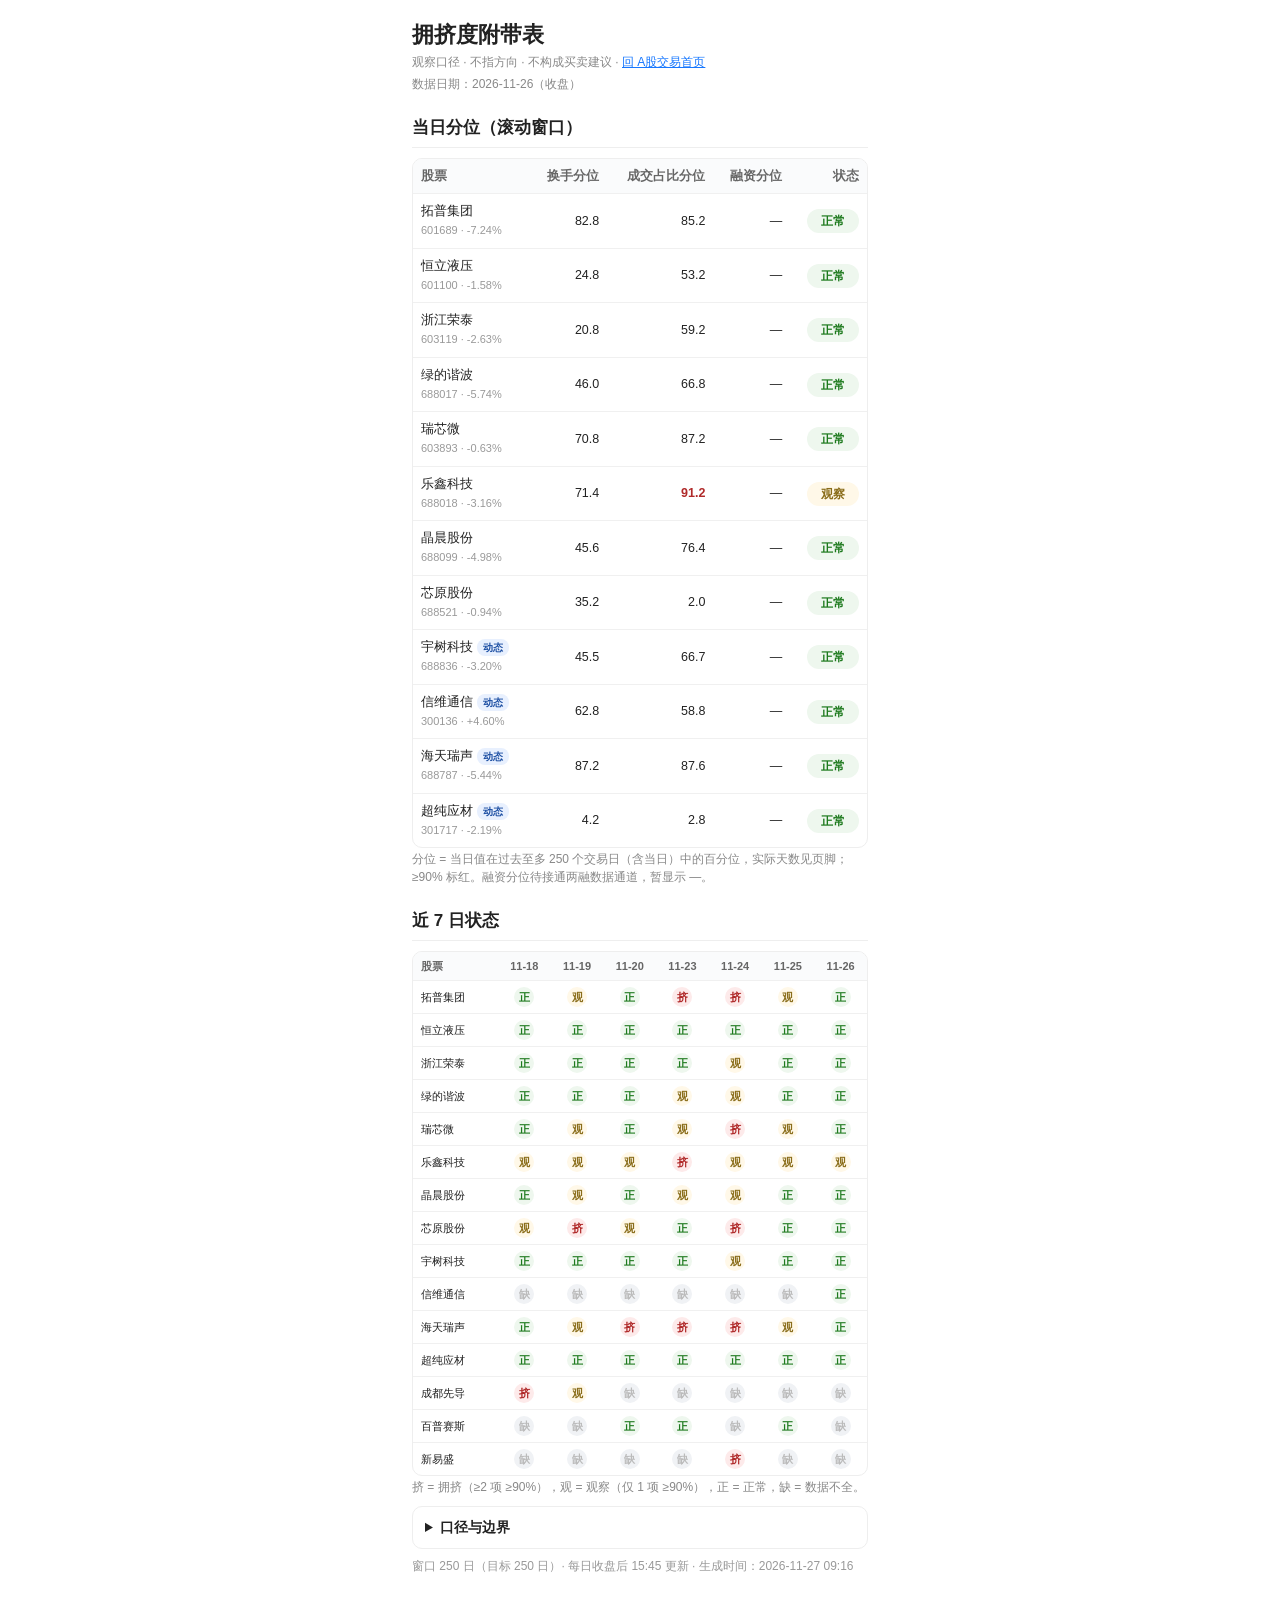
<file: crowding.html>
<!DOCTYPE html>
<html lang="zh-CN">
<head>
<meta charset="UTF-8">
<meta name="viewport" content="width=device-width, initial-scale=1.0, viewport-fit=cover">
<title>拥挤度附带表</title>
<meta name="theme-color" content="#d32f2f">
<style>
  *{box-sizing:border-box;-webkit-tap-highlight-color:transparent}
  body{margin:0;background:#fff;color:#222;font-family:-apple-system,BlinkMacSystemFont,"PingFang SC","Hiragino Sans GB","Microsoft YaHei",sans-serif;font-size:14px;line-height:1.5}
  .wrap{max-width:480px;margin:0 auto;padding:12px 12px 48px}
  h1{font-size:22px;margin:6px 0 2px}
  h2{font-size:17px;margin:22px 0 10px;padding-bottom:6px;border-bottom:1px solid #eee}
  .caption{font-size:12px;color:#888;margin:2px 0 4px}
  a{color:#1677ff}
  .banner{border-radius:10px;padding:10px 12px;margin:10px 0;font-size:13px}
  .banner.warn{background:#fff8e8;border:1px solid #f0dcae;color:#8a6d1a}
  .banner.info{background:#f0f5ff;border:1px solid #c2d8ff;color:#1d4fa3}
  .table-wrap{overflow-x:auto;-webkit-overflow-scrolling:touch;border:1px solid #eee;border-radius:10px}
  table{border-collapse:collapse;width:100%;font-size:12.5px;white-space:nowrap}
  th,td{padding:8px 8px;text-align:right;border-bottom:1px solid #f0f0f0}
  th:first-child,td:first-child{text-align:left}
  th{background:#fafbfc;color:#666;font-weight:600}
  tr:last-child td{border-bottom:none}
  .badge{display:inline-block;min-width:52px;text-align:center;padding:3px 8px;border-radius:20px;font-size:12px;font-weight:600}
  .b-crowded{background:#fdeaea;color:#b02a2a}
  .b-watch{background:#fff8e8;color:#8a6d1a}
  .b-normal{background:#eef7ee;color:#1e7a1e}
  .b-nodata{background:#f0f2f5;color:#999}
  .dyntag{display:inline-block;font-size:10px;color:#1d4fa3;background:#e8f0fe;border-radius:8px;padding:1px 6px;margin-left:4px;font-weight:600}
  .num{font-variant-numeric:tabular-nums}
  .hot{color:#b02a2a;font-weight:700}
  .grid7{font-size:11px}
  .grid7 th,.grid7 td{padding:6px 3px;text-align:center}
  .grid7 th:first-child,.grid7 td:first-child{text-align:left;padding-left:8px}
  .dot{display:inline-block;width:20px;height:20px;line-height:20px;border-radius:50%;font-size:11px;font-weight:700}
  .d-crowded{background:#fdeaea;color:#b02a2a}
  .d-watch{background:#fff8e8;color:#8a6d1a}
  .d-normal{background:#eef7ee;color:#1e7a1e}
  .d-nodata{background:#f0f2f5;color:#bbb}
  details{margin-top:10px;border:1px solid #eee;border-radius:10px;padding:10px 12px}
  summary{font-size:14px;font-weight:600;cursor:pointer}
  details p,details li{font-size:13px;color:#444}
  .note{font-size:12px;color:#999;margin-top:8px}
  .err{background:#fdeaea;border:1px solid #f3b8b8;color:#b02a2a;border-radius:10px;padding:10px 12px;font-size:13px;margin:10px 0;display:none}
</style>
</head>
<body>
<div class="wrap">
  <h1>拥挤度附带表</h1>
  <div class="caption">观察口径 · 不指方向 · 不构成买卖建议 · <a href="index.html">回 A股交易首页</a></div>
  <div class="caption" id="dataDate">数据日期：加载中…</div>
  <div class="banner warn" id="staleBanner" style="display:none"></div>
  <div class="err" id="loadError"></div>

  <h2>当日分位（滚动窗口）</h2>
  <div class="table-wrap"><table>
    <thead><tr><th>股票</th><th>换手分位</th><th>成交占比分位</th><th>融资分位</th><th>状态</th></tr></thead>
    <tbody id="mainRows"><tr><td colspan="5" style="text-align:left;color:#999">加载中…</td></tr></tbody>
  </table></div>
  <div class="caption">分位 = 当日值在过去至多 250 个交易日（含当日）中的百分位，实际天数见页脚；≥90% 标红。融资分位待接通两融数据通道，暂显示 —。</div>

  <h2>近 7 日状态</h2>
  <div class="table-wrap"><table class="grid7" id="grid7"></table></div>
  <div class="caption">挤 = 拥挤（≥2 项 ≥90%），观 = 观察（仅 1 项 ≥90%），正 = 正常，缺 = 数据不全。</div>

  <details>
    <summary>口径与边界</summary>
    <p>三项指标（只用日频公开数据）：①换手率滚动分位；②成交额占全市场比重滚动分位（窗口至多 250 日，实际天数见页脚；分母 = 上证 + 深证当日总成交额）；③融资余额 ÷ 流通市值分位（T+1，待接通）。</p>
    <p>判定：3 项中 ≥2 项 ≥90% 记拥挤；仅 1 项 ≥90% 记观察。融资分位缺失时按其余两项判定（两项均 ≥90% 才记拥挤）。90% / 95% 分位是经验惯例，没有理论最优值。</p>
    <p>拥挤度是脆弱性指标，不是方向指标：只说明反转时踩踏风险大、波动会放大，不说明明天涨还是跌。测拥挤要在反转前一日收盘测，反转当天的放量是踩踏本身，不能反推之前挤不挤。</p>
    <p>宇宙：8 只 V1.1 扫描池固定 + 当日换手率前 4 名动态（候选为产业跟踪筛选池 46 家 + 光模块原型 4 家，2026-11-17 起）。动态行带「动态」标记，名单每日轮换；近 7 日网格中某只动态股在某日显示「缺」，表示当日未入选。</p>
    <p>边界：本表是 16:16 扫描的附带观察表，不进入 CAN SLIM V1.1 执行层，不改任何阈值，不影响 20 笔验证计数与 A/B/C 档判定，不作买卖信号。基金持仓是季频慢变量，不拼进日频表。</p>
  </details>
  <div class="note" id="footNote"></div>
</div>
<script>
(function(){
  var STATUS = {"拥挤":["b-crowded","挤","d-crowded"],"观察":["b-watch","观","d-watch"],"正常":["b-normal","正","d-normal"],"数据不全":["b-nodata","缺","d-nodata"]};
  function bjToday(){
    return new Date().toLocaleDateString("en-CA",{timeZone:"Asia/Shanghai"});
  }
  function bjNowHM(){
    return new Date().toLocaleTimeString("en-GB",{timeZone:"Asia/Shanghai",hour:"2-digit",minute:"2-digit"});
  }
  function fmt(v, suffix){
    if(v === null || v === undefined) return "—";
    return v.toFixed(1) + (suffix || "");
  }
  function cellPct(v){
    if(v === null || v === undefined) return "—";
    var cls = v >= 90 ? "num hot" : "num";
    return '<span class="'+cls+'">'+v.toFixed(1)+'</span>';
  }
  fetch("data/crowding.json",{cache:"no-store"}).then(function(r){
    if(!r.ok) throw new Error("HTTP "+r.status);
    return r.json();
  }).then(function(data){
    var days = data.days || [];
    document.getElementById("footNote").textContent =
      "窗口 250 日 · 每日收盘后 15:45 更新 · 生成时间：" + (data.generated_at_beijing || "—");
    if(!days.length || !data.updated){
      document.getElementById("dataDate").textContent = "数据日期：暂无（首张表在下一个交易日收盘后生成）";
      document.getElementById("mainRows").innerHTML = '<tr><td colspan="5" style="text-align:left;color:#999">暂无数据，首张表在下一个交易日 15:45 后生成。</td></tr>';
      document.getElementById("grid7").innerHTML = "";
      return;
    }
    var latest = days[days.length-1];
    var winDays = 0;
    latest.rows.forEach(function(r){ if(r.n && r.n > winDays) winDays = r.n; });
    if(winDays > 0){
      document.getElementById("footNote").textContent =
        "窗口 " + winDays + " 日（目标 250 日）· 每日收盘后 15:45 更新 · 生成时间：" + (data.generated_at_beijing || "—");
    }
    document.getElementById("dataDate").textContent = "数据日期：" + data.updated + "（收盘）";
    var today = bjToday();
    var dow = new Date().toLocaleDateString("en-US",{timeZone:"Asia/Shanghai",weekday:"short"});
    var isWeekend = (dow === "Sat" || dow === "Sun");
    if(data.updated !== today && !isWeekend && bjNowHM() >= "16:00"){
      var b = document.getElementById("staleBanner");
      b.style.display = "block";
      b.textContent = "今日表尚未更新，显示的是 " + data.updated + " 的数据（可能是数据源延迟，16:16 扫描日志会注明）。";
    }
    var html = "";
    latest.rows.forEach(function(r){
      var st = STATUS[r.status] || STATUS["数据不全"];
      var tag = r.slot === "dynamic" ? '<span class="dyntag">动态</span>' : "";
      html += "<tr><td>"+r.name+tag+"<br><span style='color:#999;font-size:11px'>"+r.code+" · "+(r.pct===null?"—":(r.pct>0?"+":"")+r.pct.toFixed(2)+"%")+"</span></td>"
        + "<td>"+cellPct(r.turnover_pct)+"</td>"
        + "<td>"+cellPct(r.amount_share_pct)+"</td>"
        + "<td>"+cellPct(r.margin_pct)+"</td>"
        + '<td><span class="badge '+st[0]+'">'+r.status+"</span></td></tr>";
    });
    document.getElementById("mainRows").innerHTML = html;
    // 近 7 日状态网格
    var last7 = days.slice(-7);
    var g = "<thead><tr><th>股票</th>";
    last7.forEach(function(d){ g += "<th>"+d.date.slice(5)+"</th>"; });
    g += "</tr></thead><tbody>";
    // 近 7 日状态网格：行集合取 7 日内出现过的所有代码（最新一日在前，其余按首次出现补齐），
    // 动态轮换的股票在未入选的日期显示「缺」。
    var order = [];
    var names = {};
    last7.forEach(function(d){
      d.rows.forEach(function(r){ if(names[r.code] === undefined){ names[r.code] = r.name; } });
    });
    latest.rows.forEach(function(r){ if(order.indexOf(r.code) < 0) order.push(r.code); });
    last7.forEach(function(d){
      d.rows.forEach(function(r){ if(order.indexOf(r.code) < 0) order.push(r.code); });
    });
    order.forEach(function(code){
      g += "<tr><td>"+names[code]+"</td>";
      last7.forEach(function(d){
        var row = null;
        for(var i=0;i<d.rows.length;i++){ if(d.rows[i].code===code){ row=d.rows[i]; break; } }
        var st = row ? (STATUS[row.status]||STATUS["数据不全"]) : STATUS["数据不全"];
        g += '<td><span class="dot '+st[2]+'">'+st[1]+"</span></td>";
      });
      g += "</tr>";
    });
    g += "</tbody>";
    document.getElementById("grid7").innerHTML = g;
  }).catch(function(e){
    var el = document.getElementById("loadError");
    el.style.display = "block";
    el.textContent = "数据加载失败（"+e.message+"），请稍后刷新重试。不显示过期数据。";
    document.getElementById("mainRows").innerHTML = '<tr><td colspan="5" style="text-align:left;color:#999">加载失败。</td></tr>';
  });
})();
</script>
</body>
</html>
</file>
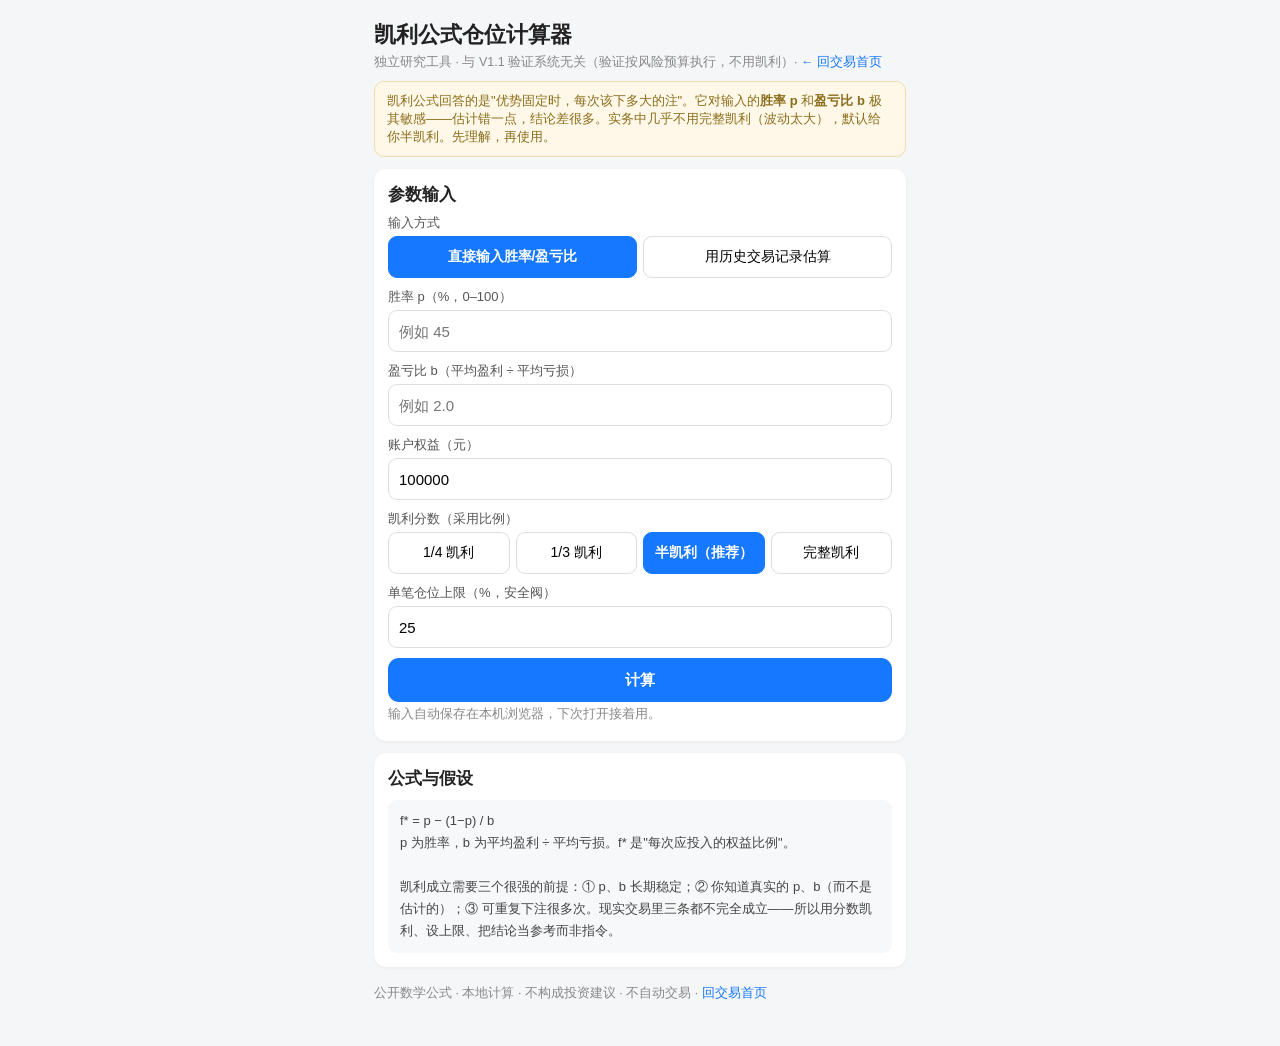
<file: kelly.html>
<!DOCTYPE html>
<html lang="zh-CN">
<head>
<meta charset="utf-8">
<meta name="viewport" content="width=device-width,initial-scale=1,viewport-fit=cover">
<title>凯利公式仓位计算器</title>
<link rel="manifest" href="manifest-kelly.json">
<meta name="theme-color" content="#1677ff">
<style>
  *{box-sizing:border-box}
  body{margin:0;background:#f5f6f8;color:#222;font-family:-apple-system,"PingFang SC","Microsoft YaHei",sans-serif}
  .wrap{max-width:560px;margin:0 auto;padding:14px 14px 40px}
  h1{font-size:22px;margin:6px 0 2px}
  h2{font-size:17px;margin:20px 0 8px}
  .caption{font-size:12.5px;color:#888;margin:4px 0}
  .card{background:#fff;border-radius:12px;padding:14px;margin:12px 0;box-shadow:0 1px 3px rgba(0,0,0,.06)}
  .banner{border-radius:10px;padding:10px 12px;margin:10px 0;font-size:13px}
  .banner.careful{background:#fff8e8;border:1px solid #f0dcae;color:#8a6d1a}
  .banner.defend{background:#fdeaea;border:1px solid #f3b8b8;color:#b02a2a}
  .banner.attack{background:#eef7ee;border:1px solid #bfe3bf;color:#1e7a1e}
  .field{margin-bottom:10px}
  .field label{display:block;font-size:13px;color:#555;margin-bottom:4px}
  .field input,.field select{width:100%;min-height:42px;border:1px solid #ddd;border-radius:9px;padding:8px 10px;font-size:15px;background:#fff}
  .seg{display:flex;gap:6px;flex-wrap:wrap}
  .seg button{flex:1;min-height:42px;border:1px solid #ddd;border-radius:9px;background:#fff;font-size:14px;cursor:pointer;white-space:nowrap}
  .seg button.on{background:#1677ff;border-color:#1677ff;color:#fff;font-weight:600}
  .btn{display:block;width:100%;min-height:44px;border:none;border-radius:11px;background:#1677ff;color:#fff;font-weight:600;cursor:pointer;font-size:15px}
  .btn-ghost{background:#f0f2f5;color:#333}
  .metrics{display:grid;grid-template-columns:1fr 1fr;gap:8px;margin-top:10px}
  .metric{background:#f7f8fa;border-radius:9px;padding:10px}
  .metric .k{font-size:12px;color:#888}
  .metric .v{font-size:19px;font-weight:700;margin-top:2px}
  .metric .v small{font-size:12px;font-weight:400;color:#888}
  .kv{display:flex;justify-content:space-between;font-size:13px;padding:6px 0;border-bottom:1px solid #f0f0f0}
  .kv .k{color:#666}
  .kv .v{font-weight:600}
  .ok{color:#1e7a1e}.no{color:#b02a2a}.na{color:#999}
  .err{display:none;background:#fdeaea;border:1px solid #f3b8b8;color:#b02a2a;border-radius:9px;padding:9px 11px;font-size:13px;margin:8px 0}
  table.cmp{border-collapse:collapse;width:100%;font-size:13px;margin-top:8px}
  table.cmp th,table.cmp td{border:1px solid #eee;padding:7px 6px;text-align:center}
  table.cmp th{background:#f7f8fa;color:#555;font-weight:600}
  a{color:#1677ff;text-decoration:none}
  .formula{background:#f7f8fa;border-radius:9px;padding:10px 12px;font-size:13px;color:#444;margin-top:10px;line-height:1.7}
</style>
</head>
<body>
<div class="wrap">
  <h1>凯利公式仓位计算器</h1>
  <div class="caption">独立研究工具 · 与 V1.1 验证系统无关（验证按风险预算执行，不用凯利）· <a href="index.html">← 回交易首页</a></div>

  <div class="banner careful">凯利公式回答的是"优势固定时，每次该下多大的注"。它对输入的<b>胜率 p</b> 和<b>盈亏比 b</b> 极其敏感——估计错一点，结论差很多。实务中几乎不用完整凯利（波动太大），默认给你半凯利。先理解，再使用。</div>

  <div class="card">
    <h2 style="margin-top:0">参数输入</h2>
    <div class="field"><label>输入方式</label>
      <div class="seg" id="modeSeg">
        <button data-m="direct" class="on">直接输入胜率/盈亏比</button>
        <button data-m="hist">用历史交易记录估算</button>
      </div>
    </div>
    <div id="directBox">
      <div class="field"><label>胜率 p（%，0–100）</label><input id="pIn" type="number" min="0" max="100" step="0.1" inputmode="decimal" placeholder="例如 45"></div>
      <div class="field"><label>盈亏比 b（平均盈利 ÷ 平均亏损）</label><input id="bIn" type="number" min="0.01" step="0.01" inputmode="decimal" placeholder="例如 2.0"></div>
    </div>
    <div id="histBox" style="display:none">
      <div class="field"><label>总交易笔数</label><input id="hN" type="number" min="1" step="1" inputmode="numeric" placeholder="例如 40"></div>
      <div class="field"><label>其中盈利笔数</label><input id="hW" type="number" min="0" step="1" inputmode="numeric" placeholder="例如 18"></div>
      <div class="field"><label>平均每笔盈利（元）</label><input id="hPW" type="number" min="0.01" step="0.01" inputmode="decimal" placeholder="例如 3200"></div>
      <div class="field"><label>平均每笔亏损（元）</label><input id="hPL" type="number" min="0.01" step="0.01" inputmode="decimal" placeholder="例如 1600"></div>
      <div class="caption" id="histNote">样本少于 30 笔时，估算的 p、b 很不可靠，结论仅供参考。</div>
    </div>
    <div class="field"><label>账户权益（元）</label><input id="eqIn" type="number" min="1000" step="1000" inputmode="numeric" value="100000"></div>
    <div class="field"><label>凯利分数（采用比例）</label>
      <div class="seg" id="fracSeg">
        <button data-f="0.25">1/4 凯利</button>
        <button data-f="0.333">1/3 凯利</button>
        <button data-f="0.5" class="on">半凯利（推荐）</button>
        <button data-f="1">完整凯利</button>
      </div>
    </div>
    <div class="field"><label>单笔仓位上限（%，安全阀）</label><input id="capIn" type="number" min="1" max="100" step="1" inputmode="numeric" value="25"></div>
    <div class="err" id="kErr"></div>
    <button class="btn" id="calcBtn">计算</button>
    <div class="caption">输入自动保存在本机浏览器，下次打开接着用。</div>
  </div>

  <div class="card" id="outCard" style="display:none">
    <h2 style="margin-top:0">计算结果</h2>
    <div class="metrics">
      <div class="metric"><div class="k">胜率 p</div><div class="v" id="oP">—</div></div>
      <div class="metric"><div class="k">盈亏比 b</div><div class="v" id="oB">—</div></div>
      <div class="metric"><div class="k">完整凯利 f*</div><div class="v" id="oF">—</div></div>
      <div class="metric"><div class="k">采用仓位比例</div><div class="v" id="oUse">—</div></div>
      <div class="metric"><div class="k">建议风险金额</div><div class="v" id="oAmt">—</div></div>
      <div class="metric"><div class="k">期望值（每元风险）</div><div class="v" id="oEv">—</div></div>
    </div>
    <div id="oWarn"></div>
    <h2>分数对比</h2>
    <table class="cmp">
      <thead><tr><th>采用比例</th><th>仓位占比</th><th>风险金额</th></tr></thead>
      <tbody id="cmpBody"></tbody>
    </table>
    <div class="caption">完整凯利长期增长最优，但回撤极大；分数越小越稳，增长越慢。这是数学性质，不是建议。</div>
    <h2>止损与股数互算（可选）</h2>
    <div class="caption">先点"计算"得出建议风险金额，再用下面互算。两种用法：填止损价 → 算对应股数；填计划股数 → 反推止损价；两个都填 → 校验实际风险是否超预算。</div>
    <div class="field"><label>计划买入价（元，可空）</label><input id="buyIn" type="number" min="0.01" step="0.01" inputmode="decimal"></div>
    <div class="field"><label>止损价（元，可空）</label><input id="stopIn" type="number" min="0.01" step="0.01" inputmode="decimal"></div>
    <div class="field"><label>快捷填入止损幅度（按买入价）</label>
      <div class="seg" id="stopPctSeg">
        <button data-sp="0.05">5%</button>
        <button data-sp="0.07">7%</button>
        <button data-sp="0.08">8%</button>
        <button data-sp="0.10">10%</button>
      </div>
      <div class="caption">点一下按买入价自动填止损价；再点一次取消。</div>
    </div>
    <div class="field"><label>计划买入股数（股，可空）</label><input id="sharesIn" type="number" min="1" step="1" inputmode="numeric"></div>
    <div class="kv"><span class="k">止损距离</span><span class="v" id="oDist">—</span></div>
    <div class="kv"><span class="k">止损幅度</span><span class="v" id="oStopPct">—</span></div>
    <div class="kv"><span class="k">对应股数（按建议风险金额）</span><span class="v" id="oShares">—</span></div>
    <div class="kv"><span class="k">按计划股数反推止损价</span><span class="v" id="oImpliedStop">—</span></div>
    <div id="stopWarn"></div>
  </div>

  <div class="card">
    <h2 style="margin-top:0">公式与假设</h2>
    <div class="formula">
      f* = p − (1−p) / b<br>
      p 为胜率，b 为平均盈利 ÷ 平均亏损。f* 是"每次应投入的权益比例"。<br><br>
      凯利成立需要三个很强的前提：① p、b 长期稳定；② 你知道真实的 p、b（而不是估计的）；③ 可重复下注很多次。现实交易里三条都不完全成立——所以用分数凯利、设上限、把结论当参考而非指令。
    </div>
  </div>

  <div class="caption" style="margin-top:18px">公开数学公式 · 本地计算 · 不构成投资建议 · 不自动交易 · <a href="index.html">回交易首页</a></div>
</div>

<script>
(function(){
"use strict";
function $(id){return document.getElementById(id);}
var DASH="—";
var LS="kelly_calc_v1";
var mode="direct", frac=0.5;
var lastResult=null;

function segInit(id, attr, cb){
  var btns=document.querySelectorAll("#"+id+" button");
  btns.forEach(function(b){
    b.onclick=function(){
      btns.forEach(function(x){x.classList.remove("on");});
      b.classList.add("on");
      cb(b.getAttribute(attr));
    };
  });
}
segInit("modeSeg","data-m",function(v){
  mode=v;
  $("directBox").style.display=v==="direct"?"":"none";
  $("histBox").style.display=v==="hist"?"":"none";
  save();
});
segInit("fracSeg","data-f",function(v){ frac=parseFloat(v); save(); });

function num(id){ var v=parseFloat($(id).value); return isNaN(v)?NaN:v; }
function fmtPct(v){ return isNaN(v)?DASH:(v*100).toFixed(2)+"%"; }
function fmtMoney(v){ return isNaN(v)?DASH:"¥"+Math.round(v).toLocaleString("zh-CN"); }

function showErr(msg){
  var e=$("kErr");
  if(!msg){ e.style.display="none"; e.textContent=""; return; }
  e.style.display=""; e.textContent=msg;
}

function readInputs(){
  var p,b,estNote="";
  if(mode==="direct"){
    p=num("pIn")/100; b=num("bIn");
    if(!(p>0&&p<1)){ return {err:"胜率 p 须在 0–100 之间（不含端点）。"}; }
    if(!(b>0)){ return {err:"盈亏比 b 须大于 0。"}; }
  }else{
    var n=num("hN"),w=num("hW"),pw=num("hPW"),pl=num("hPL");
    if(!(n>=1&&Math.floor(n)===n)) return {err:"总笔数须为正整数。"};
    if(!(w>=0&&w<=n&&Math.floor(w)===w)) return {err:"盈利笔数须在 0 到总笔数之间。"};
    if(!(pw>0&&pl>0)) return {err:"平均盈利/亏损须大于 0。"};
    p=w/n; b=pw/pl;
    if(n<30) estNote="样本仅 "+n+" 笔（<30），p、b 估计很不可靠，结论仅供参考。";
    else estNote="样本 "+n+" 笔估算：p="+(p*100).toFixed(1)+"%，b="+b.toFixed(2)+"。";
  }
  var eq=num("eqIn");
  if(!(eq>0)) return {err:"账户权益须大于 0。"};
  var cap=num("capIn");
  if(!(cap>0&&cap<=100)) return {err:"单笔上限须在 0–100% 之间。"};
  return {p:p,b:b,eq:eq,cap:cap/100,estNote:estNote};
}

function calc(){
  showErr(null);
  var r=readInputs();
  if(r.err){ showErr(r.err); $("outCard").style.display="none"; lastResult=null; return; }
  var p=r.p,b=r.b,q=1-p;
  var f=p-q/b;                       /* 完整凯利 */
  var ev=p*b-q;                      /* 每单位风险的期望值 */
  var warn=[];
  if(f<=0){
    $("outCard").style.display="";
    $("oP").textContent=fmtPct(p); $("oB").textContent=isNaN(b)?DASH:b.toFixed(2);
    $("oF").innerHTML='<span class="no">'+fmtPct(f)+"</span>";
    $("oUse").textContent=DASH; $("oAmt").textContent=DASH;
    $("oEv").innerHTML='<span class="no">'+ev.toFixed(3)+"</span>";
    $("cmpBody").innerHTML="";
    warn.push({t:"期望值为负（f* ≤ 0）：按凯利准则不应下注。",c:"defend"});
    if(r.estNote) warn.push({t:r.estNote,c:"careful"});
    renderWarn(warn); lastResult=null; renderStop(); save(); return;
  }
  var fUse=f*frac;
  var capped=false;
  if(fUse>r.cap){ fUse=r.cap; capped=true; }
  var amt=fUse*r.eq;
  lastResult={f:f,fUse:fUse,amt:amt,eq:r.eq};
  $("outCard").style.display="";
  $("oP").textContent=fmtPct(p);
  $("oB").textContent=b.toFixed(2);
  $("oF").textContent=fmtPct(f);
  $("oUse").innerHTML=fmtPct(fUse)+(capped?' <small>（已触上限）</small>':"");
  $("oAmt").textContent=fmtMoney(amt);
  $("oEv").innerHTML='<span class="'+(ev>0?"ok":"no")+'">'+ev.toFixed(3)+"</span>";
  var fr=[["完整凯利",1],["半凯利",0.5],["1/3 凯利",1/3],["1/4 凯利",0.25]];
  $("cmpBody").innerHTML=fr.map(function(x){
    var ff=Math.min(f*x[1],r.cap);
    var tag=(ff>=r.cap&&f*x[1]>r.cap)?" *":"";
    return "<tr><td>"+x[0]+"</td><td>"+fmtPct(ff)+tag+"</td><td>"+fmtMoney(ff*r.eq)+"</td></tr>";
  }).join("");
  if(capped) warn.push({t:"完整凯利 f*="+fmtPct(f)+"，经分数折算后仍超上限，已按 "+Math.round(r.cap*100)+"% 截断（*）。凯利在大优势下会给出极端比例，截断是必要的安全阀。",c:"careful"});
  if(f>0.5) warn.push({t:"f* 超过 50%，即使数学上成立，实务中也几乎不可执行——请检查 p、b 是否高估。",c:"careful"});
  if(r.estNote) warn.push({t:r.estNote,c:"careful"});
  warn.push({t:"凯利对 p、b 极敏感：胜率高估 5 个百分点，结论可能完全改变。永远用保守估计。",c:"careful"});
  renderWarn(warn);
  renderStop(); save();
}
function renderWarn(warn){
  $("oWarn").innerHTML=warn.map(function(w){
    return '<div class="banner '+w.c+'">'+w.t+"</div>";
  }).join("");
}
function renderStop(){
  var buy=num("buyIn"),stop=num("stopIn"),sh=num("sharesIn");
  var D=$("oDist"),P=$("oStopPct"),S=$("oShares"),I=$("oImpliedStop"),W=$("stopWarn");
  D.textContent=DASH; P.textContent=DASH; S.textContent=DASH; I.textContent=DASH; W.innerHTML="";
  if(!lastResult){
    W.innerHTML='<div class="banner careful">先点上面的"计算"，得出建议风险金额后再互算。</div>';
    return;
  }
  if(!(buy>0)){
    if(stop>0||sh>0) W.innerHTML='<div class="banner careful">请先填写计划买入价。</div>';
    return;
  }
  var amt=lastResult.amt, warns=[];
  function pctWarn(pc){
    if(pc<0.03) warns.push("止损幅度 "+(pc*100).toFixed(2)+"% 过紧（<3%），容易被正常波动噪音打掉。");
    else if(pc>0.15) warns.push("止损幅度 "+(pc*100).toFixed(2)+"% 偏宽（>15%），同样风险金额下股数会很少。");
  }
  var haveStop=(stop>0&&buy>stop);
  if(stop>0&&!haveStop) warns.push("止损价须低于买入价，当前输入无效。");
  var haveShares=(sh>0&&Math.floor(sh)===sh);
  if(sh>0&&!haveShares) warns.push("计划股数须为正整数。");
  if(haveStop){
    var dist=buy-stop, pc=dist/buy;
    D.textContent="¥"+dist.toFixed(2);
    P.textContent=(pc*100).toFixed(2)+"%";
    S.textContent=Math.floor(amt/dist).toLocaleString("zh-CN")+" 股";
    pctWarn(pc);
  }
  if(haveShares&&!haveStop){
    var d2=amt/sh, pc2=d2/buy;
    if(d2<=0){ warns.push("风险金额为 0，无法反推。"); }
    else{
      I.textContent="¥"+(buy-d2).toFixed(2)+"（"+(pc2*100).toFixed(2)+"%）";
      D.textContent="¥"+d2.toFixed(2);
      P.textContent=(pc2*100).toFixed(2)+"%";
      pctWarn(pc2);
    }
  }
  if(haveStop&&haveShares){
    var actualRisk=sh*dist, pc3=(buy-(buy-amt/sh))/buy;
    I.textContent="¥"+(buy-amt/sh).toFixed(2)+"（"+(pc3*100).toFixed(2)+"%）";
    if(actualRisk>amt*1.001){
      warns.push("计划 "+sh.toLocaleString("zh-CN")+" 股 × 止损距离 ¥"+dist.toFixed(2)+" = 实际风险 "+fmtMoney(actualRisk)+"，超出凯利建议风险 "+fmtMoney(amt)+"，请减股数或收紧止损。");
    }else{
      W.innerHTML+='<div class="banner attack">实际风险 '+fmtMoney(actualRisk)+"，在凯利建议风险 "+fmtMoney(amt)+" 之内。</div>";
    }
  }
  if(warns.length){
    W.innerHTML+=warns.map(function(t){return '<div class="banner careful">'+t+"</div>";}).join("");
  }
}

function save(){
  try{
    var d={mode:mode,frac:frac,p:$("pIn").value,b:$("bIn").value,hN:$("hN").value,hW:$("hW").value,
      hPW:$("hPW").value,hPL:$("hPL").value,eq:$("eqIn").value,cap:$("capIn").value,
      buy:$("buyIn").value,stop:$("stopIn").value,shares:$("sharesIn").value};
    localStorage.setItem(LS,JSON.stringify(d));
  }catch(e){}
}
function load(){
  try{
    var d=JSON.parse(localStorage.getItem(LS)||"null");
    if(!d) return;
    mode=d.mode==="hist"?"hist":"direct";
    frac=parseFloat(d.frac)||0.5;
    ["p","b","hN","hW","hPW","hPL","eq","cap","buy","stop","shares"].forEach(function(k){
      var id=k==="p"?"pIn":k==="b"?"bIn":k+"In";
      if(d[k]!==undefined&&$(id)) $(id).value=d[k];
    });
    document.querySelectorAll("#modeSeg button").forEach(function(b){
      b.classList.toggle("on",b.getAttribute("data-m")===mode);
    });
    document.querySelectorAll("#fracSeg button").forEach(function(b){
      b.classList.toggle("on",parseFloat(b.getAttribute("data-f"))===frac);
    });
    $("directBox").style.display=mode==="direct"?"":"none";
    $("histBox").style.display=mode==="hist"?"":"none";
  }catch(e){}
}

$("calcBtn").onclick=calc;
["buyIn","stopIn","sharesIn"].forEach(function(id){ $(id).addEventListener("input",function(){ renderStop(); save(); }); });
document.querySelectorAll("#stopPctSeg button").forEach(function(b){
  b.onclick=function(){
    var on=b.classList.contains("on");
    document.querySelectorAll("#stopPctSeg button").forEach(function(x){x.classList.remove("on");});
    var buy=parseFloat($("buyIn").value);
    if(!on&&buy>0){
      b.classList.add("on");
      $("stopIn").value=(buy*(1-parseFloat(b.getAttribute("data-sp")))).toFixed(2);
    }else{
      $("stopIn").value="";
    }
    renderStop(); save();
  };
});
["pIn","bIn","hN","hW","hPW","hPL","eqIn","capIn"].forEach(function(id){
  $(id).addEventListener("input",save);
});
load();
})();
</script>
</body>
</html>
</file>
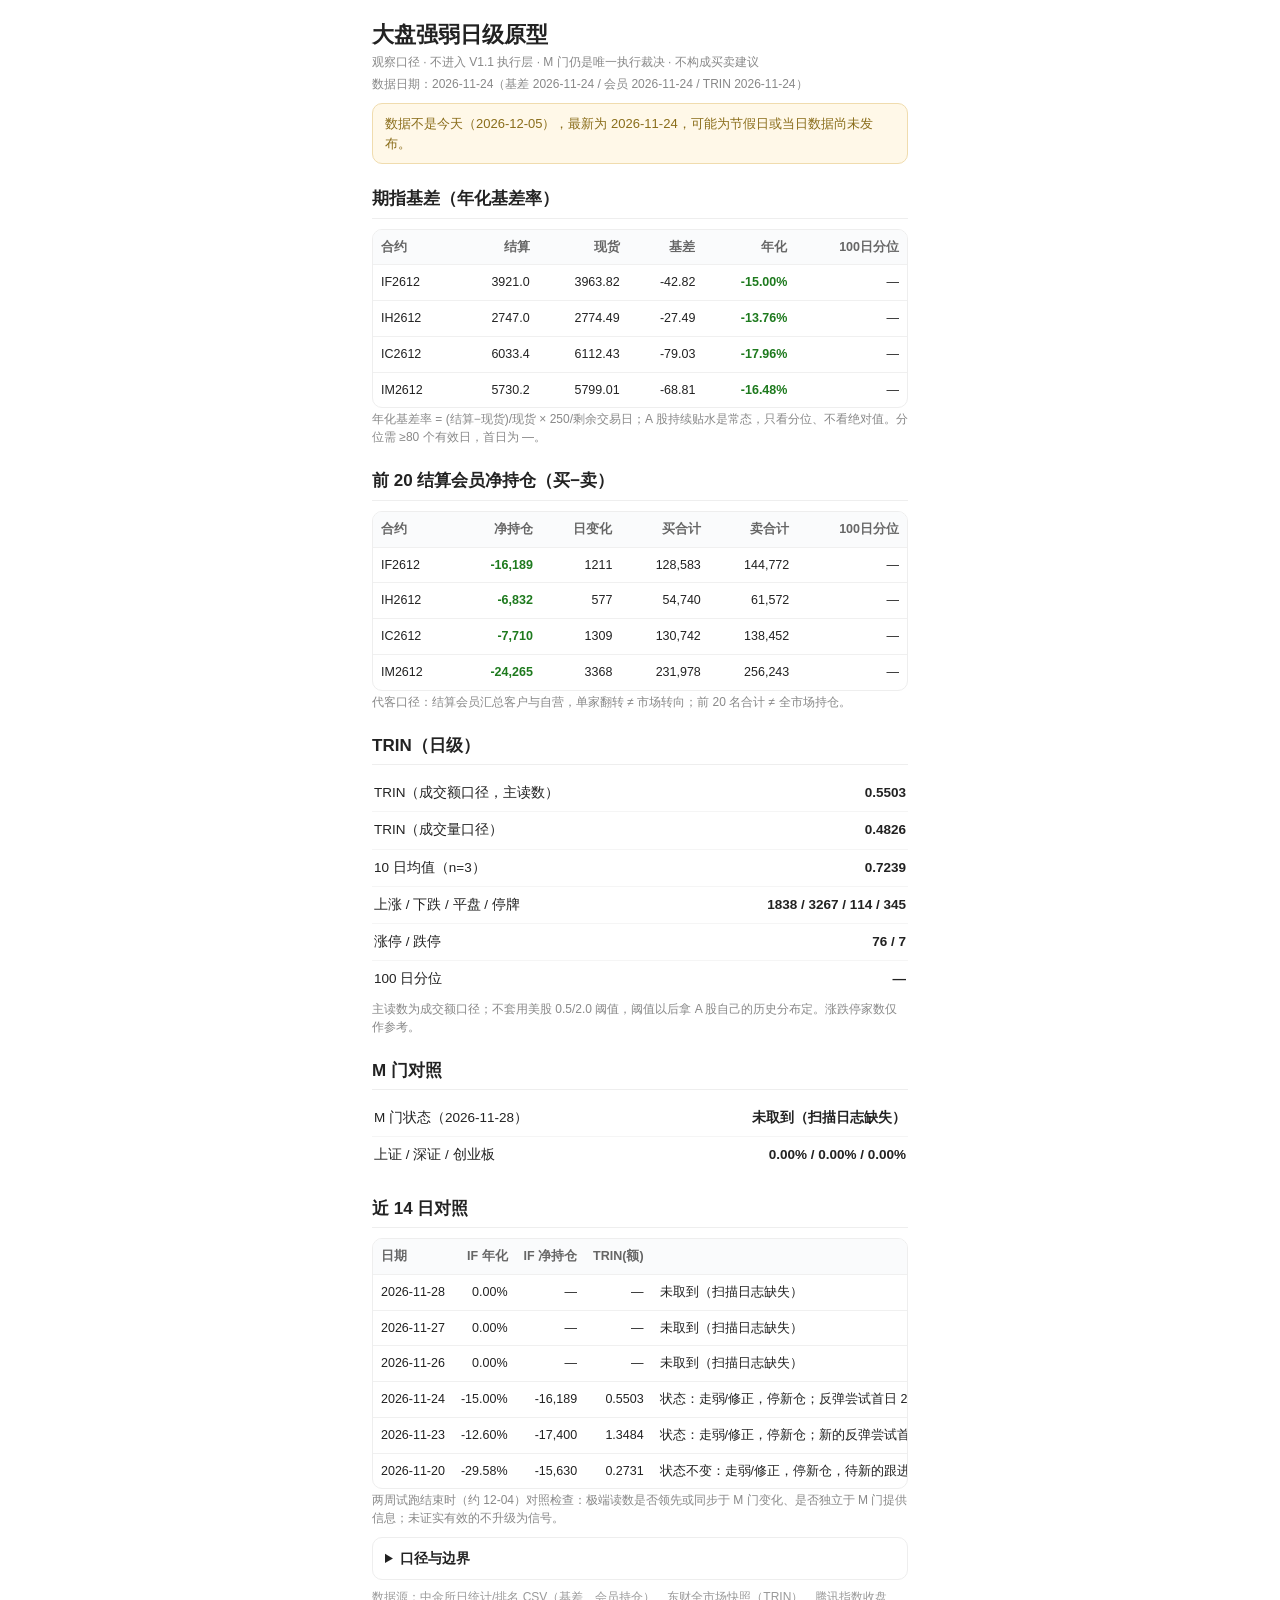
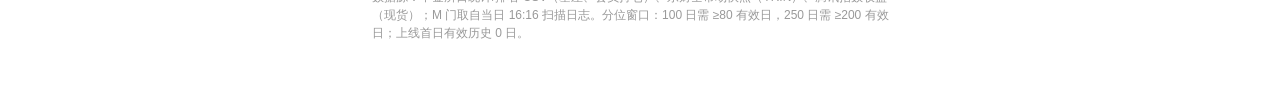
<file: market-strength/market-strength.html>
<!DOCTYPE html>
<html lang="zh-CN">
<head>
<meta charset="UTF-8">
<meta name="viewport" content="width=device-width, initial-scale=1.0, viewport-fit=cover">
<title>大盘强弱日级原型</title>
<meta name="theme-color" content="#1677ff">
<style>
  *{box-sizing:border-box;-webkit-tap-highlight-color:transparent}
  body{margin:0;background:#fff;color:#222;font-family:-apple-system,BlinkMacSystemFont,"PingFang SC","Hiragino Sans GB","Microsoft YaHei",sans-serif;font-size:14px;line-height:1.5}
  .wrap{max-width:560px;margin:0 auto;padding:12px 12px 48px}
  h1{font-size:22px;margin:6px 0 2px}
  h2{font-size:17px;margin:22px 0 10px;padding-bottom:6px;border-bottom:1px solid #eee}
  .caption{font-size:12px;color:#888;margin:2px 0 4px}
  a{color:#1677ff}
  .banner{border-radius:10px;padding:10px 12px;margin:10px 0;font-size:13px}
  .banner.warn{background:#fff8e8;border:1px solid #f0dcae;color:#8a6d1a}
  .banner.info{background:#f0f5ff;border:1px solid #c2d8ff;color:#1d4fa3}
  .table-wrap{overflow-x:auto;-webkit-overflow-scrolling:touch;border:1px solid #eee;border-radius:10px}
  table{border-collapse:collapse;width:100%;font-size:12.5px;white-space:nowrap}
  th,td{padding:8px 8px;text-align:right;border-bottom:1px solid #f0f0f0}
  th:first-child,td:first-child{text-align:left}
  th{background:#fafbfc;color:#666;font-weight:600}
  tr:last-child td{border-bottom:none}
  .num{font-variant-numeric:tabular-nums}
  .neg{color:#1e7a1e;font-weight:700}
  .pos{color:#b02a2a;font-weight:700}
  .muted{color:#999}
  details{margin-top:10px;border:1px solid #eee;border-radius:10px;padding:10px 12px}
  summary{font-size:14px;font-weight:600;cursor:pointer}
  details p,details li{font-size:13px;color:#444}
  .note{font-size:12px;color:#999;margin-top:8px}
  .err{background:#fdeaea;border:1px solid #f3b8b8;color:#b02a2a;border-radius:10px;padding:10px 12px;font-size:13px;margin:10px 0;display:none}
  .kv{display:flex;justify-content:space-between;border-bottom:1px solid #f5f5f5;padding:8px 2px;font-size:13.5px}
  .kv:last-child{border-bottom:none}
  .kv b{font-variant-numeric:tabular-nums}
</style>
</head>
<body>
<div class="wrap">
  <h1>大盘强弱日级原型</h1>
  <div class="caption">观察口径 · 不进入 V1.1 执行层 · M 门仍是唯一执行裁决 · 不构成买卖建议</div>
  <div class="caption" id="dataDate">数据日期：加载中…</div>
  <div class="banner warn" id="staleBanner" style="display:none"></div>
  <div class="err" id="loadError"></div>

  <h2>期指基差（年化基差率）</h2>
  <div class="table-wrap"><table>
    <thead><tr><th>合约</th><th>结算</th><th>现货</th><th>基差</th><th>年化</th><th>100日分位</th></tr></thead>
    <tbody id="basisRows"><tr><td colspan="6" style="text-align:left;color:#999">加载中…</td></tr></tbody>
  </table></div>
  <div class="caption">年化基差率 = (结算−现货)/现货 × 250/剩余交易日；A 股持续贴水是常态，只看分位、不看绝对值。分位需 ≥80 个有效日，首日为 —。</div>

  <h2>前 20 结算会员净持仓（买−卖）</h2>
  <div class="table-wrap"><table>
    <thead><tr><th>合约</th><th>净持仓</th><th>日变化</th><th>买合计</th><th>卖合计</th><th>100日分位</th></tr></thead>
    <tbody id="memberRows"><tr><td colspan="6" style="text-align:left;color:#999">加载中…</td></tr></tbody>
  </table></div>
  <div class="caption">代客口径：结算会员汇总客户与自营，单家翻转 ≠ 市场转向；前 20 名合计 ≠ 全市场持仓。</div>

  <h2>TRIN（日级）</h2>
  <div id="trinBox"><div class="kv"><span>加载中…</span></div></div>
  <div class="caption">主读数为成交额口径；不套用美股 0.5/2.0 阈值，阈值以后拿 A 股自己的历史分布定。涨跌停家数仅作参考。</div>

  <h2>M 门对照</h2>
  <div id="mBox"><div class="kv"><span>加载中…</span></div></div>

  <h2>近 14 日对照</h2>
  <div class="table-wrap"><table>
    <thead><tr><th>日期</th><th>IF 年化</th><th>IF 净持仓</th><th>TRIN(额)</th><th>M 门</th></tr></thead>
    <tbody id="logRows"><tr><td colspan="5" style="text-align:left;color:#999">加载中…</td></tr></tbody>
  </table></div>
  <div class="caption">两周试跑结束时（约 12-04）对照检查：极端读数是否领先或同步于 M 门变化、是否独立于 M 门提供信息；未证实有效的不升级为信号。</div>

  <details>
    <summary>口径与边界</summary>
    <p>三路指标（只用日频公开数据）：①期指基差——中金所日统计结算价 vs 现货指数收盘，年化 ×250/剩余交易日（交割日为交割月第 3 个周五），交割周、分红季、主力换月均有标注；②前 20 结算会员净持仓——中金所成交持仓排名，持买前 20 合计减持卖前 20 合计，成交量表无买/卖拆分；③日级 TRIN——东财全市场快照，成交额口径为主读数，另算成交量口径与 10 日均值。</p>
    <p>分位规则：100 日分位需 ≥80 个有效日、250 日分位需 ≥200 个有效日，否则记 null；原型上线首日（2026-11-20）有效历史 0 日，分位全为 —，属预期状态。</p>
    <p>边界：本页是场外观察原型，不进入 CAN SLIM V1.1 执行层，不改任何阈值，不影响 20 笔验证计数与 A/B/C 档判定，不作买卖信号，无场景标签、无综合分数。国家队持仓是季频慢变量，不拼进日频表。</p>
  </details>
  <div class="note" id="footNote"></div>
</div>
<script>
(function(){
  function bjToday(){
    return new Date().toLocaleDateString("en-CA",{timeZone:"Asia/Shanghai"});
  }
  function fmt(v, nd){
    if(v === null || v === undefined) return "—";
    return Number(v).toFixed(nd === undefined ? 2 : nd);
  }
  function loadJSON(path){
    return fetch(path,{cache:"no-store"}).then(function(r){
      if(!r.ok) throw new Error(path+" HTTP "+r.status);
      return r.json();
    });
  }
  function loadCSV(path){
    return fetch(path,{cache:"no-store"}).then(function(r){
      if(!r.ok) throw new Error(path+" HTTP "+r.status);
      return r.text();
    }).then(function(text){
      var lines = text.trim().split("\n");
      var head = lines[0].split(",");
      return lines.slice(1).map(function(line){
        var cells = line.split(",");
        var o = {};
        head.forEach(function(h,i){ o[h] = cells[i] === undefined ? "" : cells[i]; });
        return o;
      });
    });
  }
  function lastDay(data){
    var days = (data && data.days) || [];
    return days.length ? days[days.length-1] : null;
  }
  Promise.all([
    loadJSON("data/basis.json").catch(function(e){ return null; }),
    loadJSON("data/members.json").catch(function(e){ return null; }),
    loadJSON("data/trin.json").catch(function(e){ return null; }),
    loadCSV("data/comparison_log.csv").catch(function(e){ return []; })
  ]).then(function(res){
    var basis = res[0], members = res[1], trin = res[2], log = res[3];
    var bDay = lastDay(basis), mDay = lastDay(members), tDay = lastDay(trin);
    var dates = [bDay && bDay.date, mDay && mDay.date, tDay && tDay.date].filter(Boolean);
    var latest = dates.sort().pop();
    var errEl = document.getElementById("loadError");
    if(!latest){
      errEl.style.display = "block";
      errEl.textContent = "三路数据均未加载到（data/*.json 缺失或网络失败）。";
      return;
    }
    document.getElementById("dataDate").textContent = "数据日期：" + latest +
      "（基差 " + (bDay ? bDay.date : "—") + " / 会员 " + (mDay ? mDay.date : "—") +
      " / TRIN " + (tDay ? tDay.date : "—") + "）";
    if(latest !== bjToday()){
      var banner = document.getElementById("staleBanner");
      banner.style.display = "block";
      banner.textContent = "数据不是今天（" + bjToday() + "），最新为 " + latest +
        "，可能为节假日或当日数据尚未发布。";
    }
    // 基差表
    var bRows = document.getElementById("basisRows");
    if(bDay){
      bRows.innerHTML = bDay.rows.map(function(r){
        return "<tr><td>" + r.contract + "</td><td class='num'>" + fmt(r.settle,1) +
          "</td><td class='num'>" + fmt(r.spot_close,2) + "</td><td class='num'>" + fmt(r.basis,2) +
          "</td><td class='num " + (r.value < 0 ? "neg" : "pos") + "'>" + fmt(r.value) + "%</td>" +
          "<td class='num'>" + fmt(r.percentile,1) + "</td></tr>";
      }).join("");
    } else {
      bRows.innerHTML = "<tr><td colspan='6' style='text-align:left;color:#999'>无信号</td></tr>";
    }
    // 会员表
    var mRows = document.getElementById("memberRows");
    if(mDay){
      mRows.innerHTML = mDay.rows.map(function(r){
        if(r.value === null || r.value === undefined)
          return "<tr><td>" + r.contract + "</td><td colspan='5' style='text-align:left;color:#999'>无信号</td></tr>";
        return "<tr><td>" + r.contract + "</td><td class='num " + (r.value < 0 ? "neg" : "pos") + "'>" +
          r.value.toLocaleString() + "</td><td class='num'>" + fmt(r.net_day_chg,0) +
          "</td><td class='num'>" + r.buy_total.toLocaleString() + "</td><td class='num'>" +
          r.sell_total.toLocaleString() + "</td><td class='num'>" + fmt(r.percentile,1) + "</td></tr>";
      }).join("");
    } else {
      mRows.innerHTML = "<tr><td colspan='6' style='text-align:left;color:#999'>无信号</td></tr>";
    }
    // TRIN
    var tBox = document.getElementById("trinBox");
    if(tDay){
      tBox.innerHTML =
        "<div class='kv'><span>TRIN（成交额口径，主读数）</span><b>" + fmt(tDay.value,4) + "</b></div>" +
        "<div class='kv'><span>TRIN（成交量口径）</span><b>" + fmt(tDay.value_vol,4) + "</b></div>" +
        "<div class='kv'><span>10 日均值（n=" + tDay.ma10_n + "）</span><b>" + fmt(tDay.ma10,4) + "</b></div>" +
        "<div class='kv'><span>上涨 / 下跌 / 平盘 / 停牌</span><b>" + tDay.up + " / " + tDay.down +
        " / " + tDay.flat + " / " + tDay.suspended + "</b></div>" +
        "<div class='kv'><span>涨停 / 跌停</span><b>" + tDay.limit_up + " / " + tDay.limit_down + "</b></div>" +
        "<div class='kv'><span>100 日分位</span><b>" + fmt(tDay.percentile,1) + "</b></div>";
    } else {
      tBox.innerHTML = "<div class='kv'><span>无信号</span></div>";
    }
    // M 门（取对照日志最新行）
    var mBox = document.getElementById("mBox");
    var logSorted = log.slice().sort(function(a,b){ return a.date < b.date ? -1 : 1; });
    var lastLog = logSorted.length ? logSorted[logSorted.length-1] : null;
    if(lastLog){
      mBox.innerHTML =
        "<div class='kv'><span>M 门状态（" + lastLog.date + "）</span><b>" + (lastLog.m_gate || "—") + "</b></div>" +
        "<div class='kv'><span>上证 / 深证 / 创业板</span><b>" + fmt(lastLog.sh_pct) + "% / " +
        fmt(lastLog.sz_pct) + "% / " + fmt(lastLog.cyb_pct) + "%</b></div>";
    } else {
      mBox.innerHTML = "<div class='kv'><span>对照日志未加载</span></div>";
    }
    // 近 14 日对照
    var lRows = document.getElementById("logRows");
    if(logSorted.length){
      lRows.innerHTML = logSorted.slice(-14).reverse().map(function(r){
        return "<tr><td>" + r.date + "</td><td class='num'>" + fmt(r.if_ann_pct) + "%</td>" +
          "<td class='num'>" + (r.if_net === "" ? "—" : Number(r.if_net).toLocaleString()) +
          "</td><td class='num'>" + fmt(r.trin_amt === "" ? null : Number(r.trin_amt), 4) +
          "</td><td style='text-align:left'>" + (r.m_gate || "—") + "</td></tr>";
      }).join("");
    } else {
      lRows.innerHTML = "<tr><td colspan='5' style='text-align:left;color:#999'>对照日志未加载</td></tr>";
    }
    document.getElementById("footNote").textContent =
      "数据源：中金所日统计/排名 CSV（基差、会员持仓）、东财全市场快照（TRIN）、" +
      "腾讯指数收盘（现货）；M 门取自当日 16:16 扫描日志。分位窗口：100 日需 ≥80 有效日，" +
      "250 日需 ≥200 有效日；上线首日有效历史 0 日。";
  }).catch(function(e){
    var errEl = document.getElementById("loadError");
    errEl.style.display = "block";
    errEl.textContent = "加载失败：" + e.message;
  });
})();
</script>
</body>
</html>
</file>
